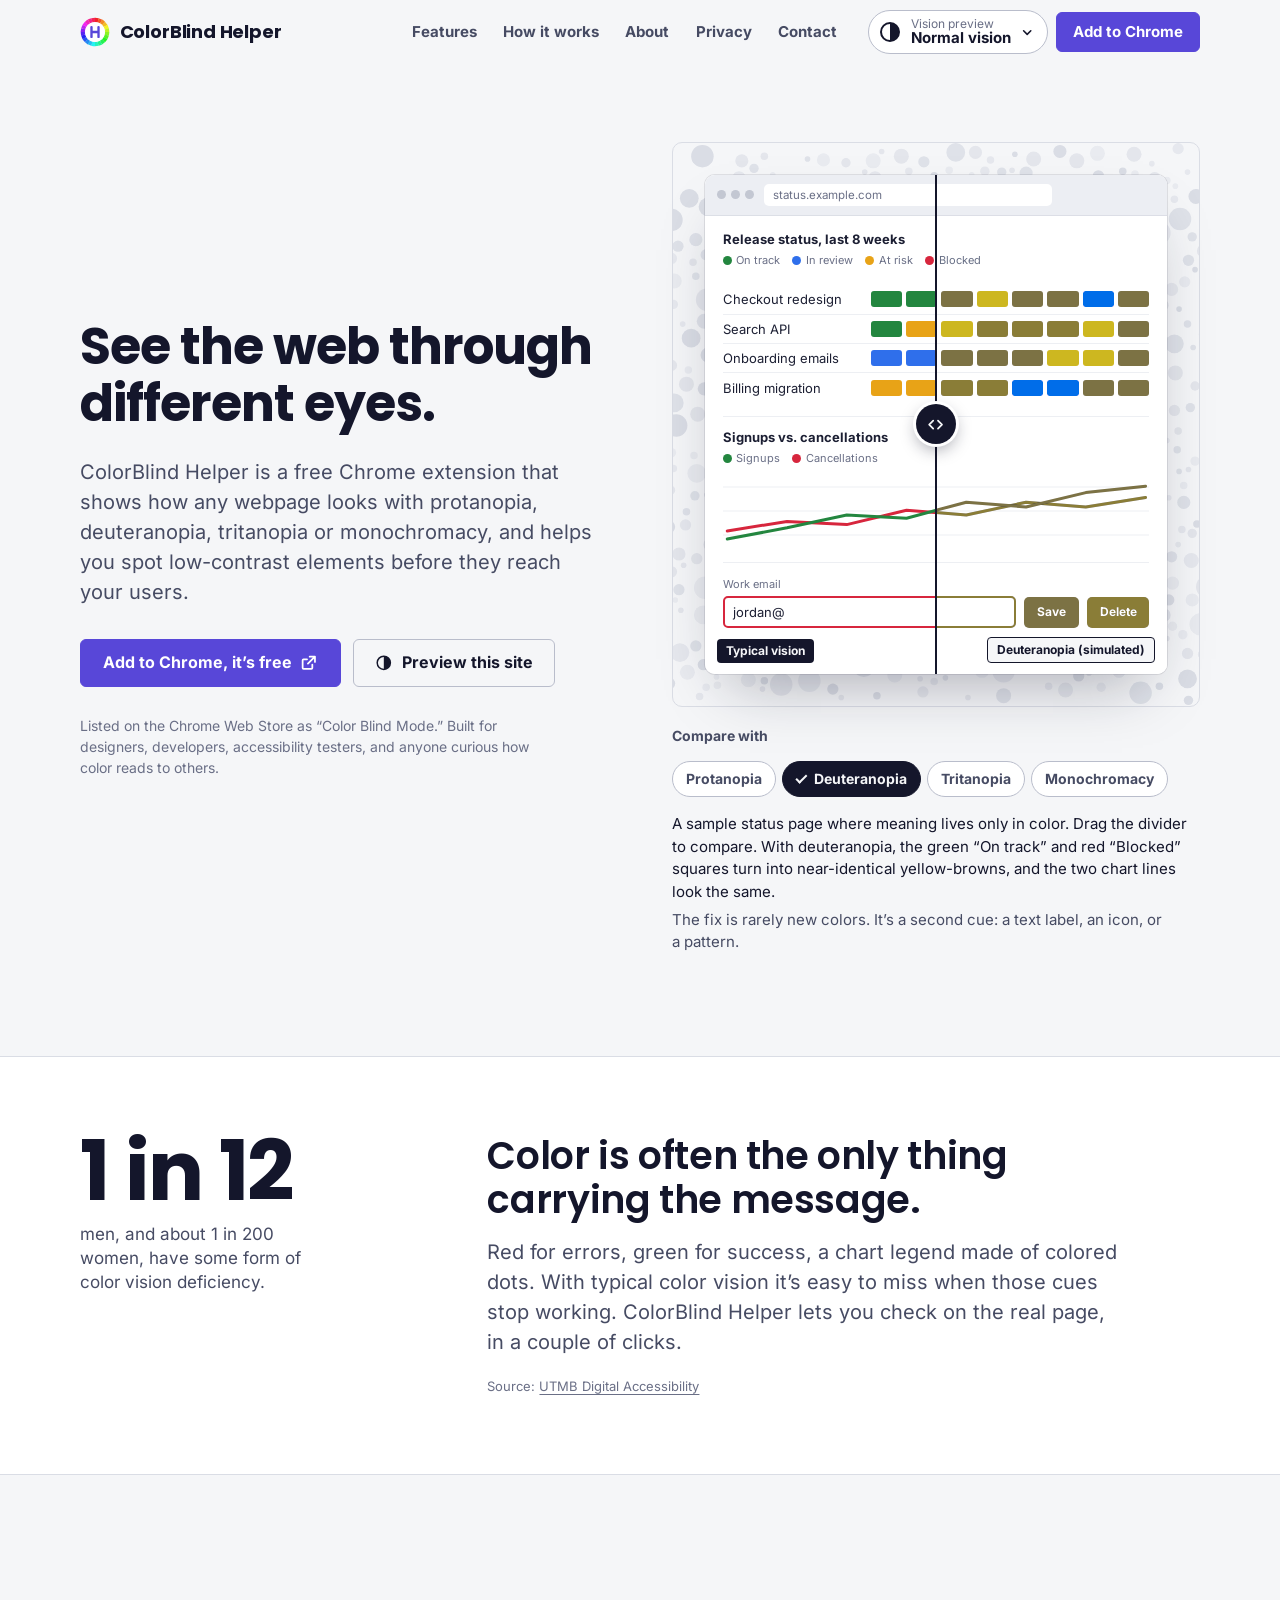
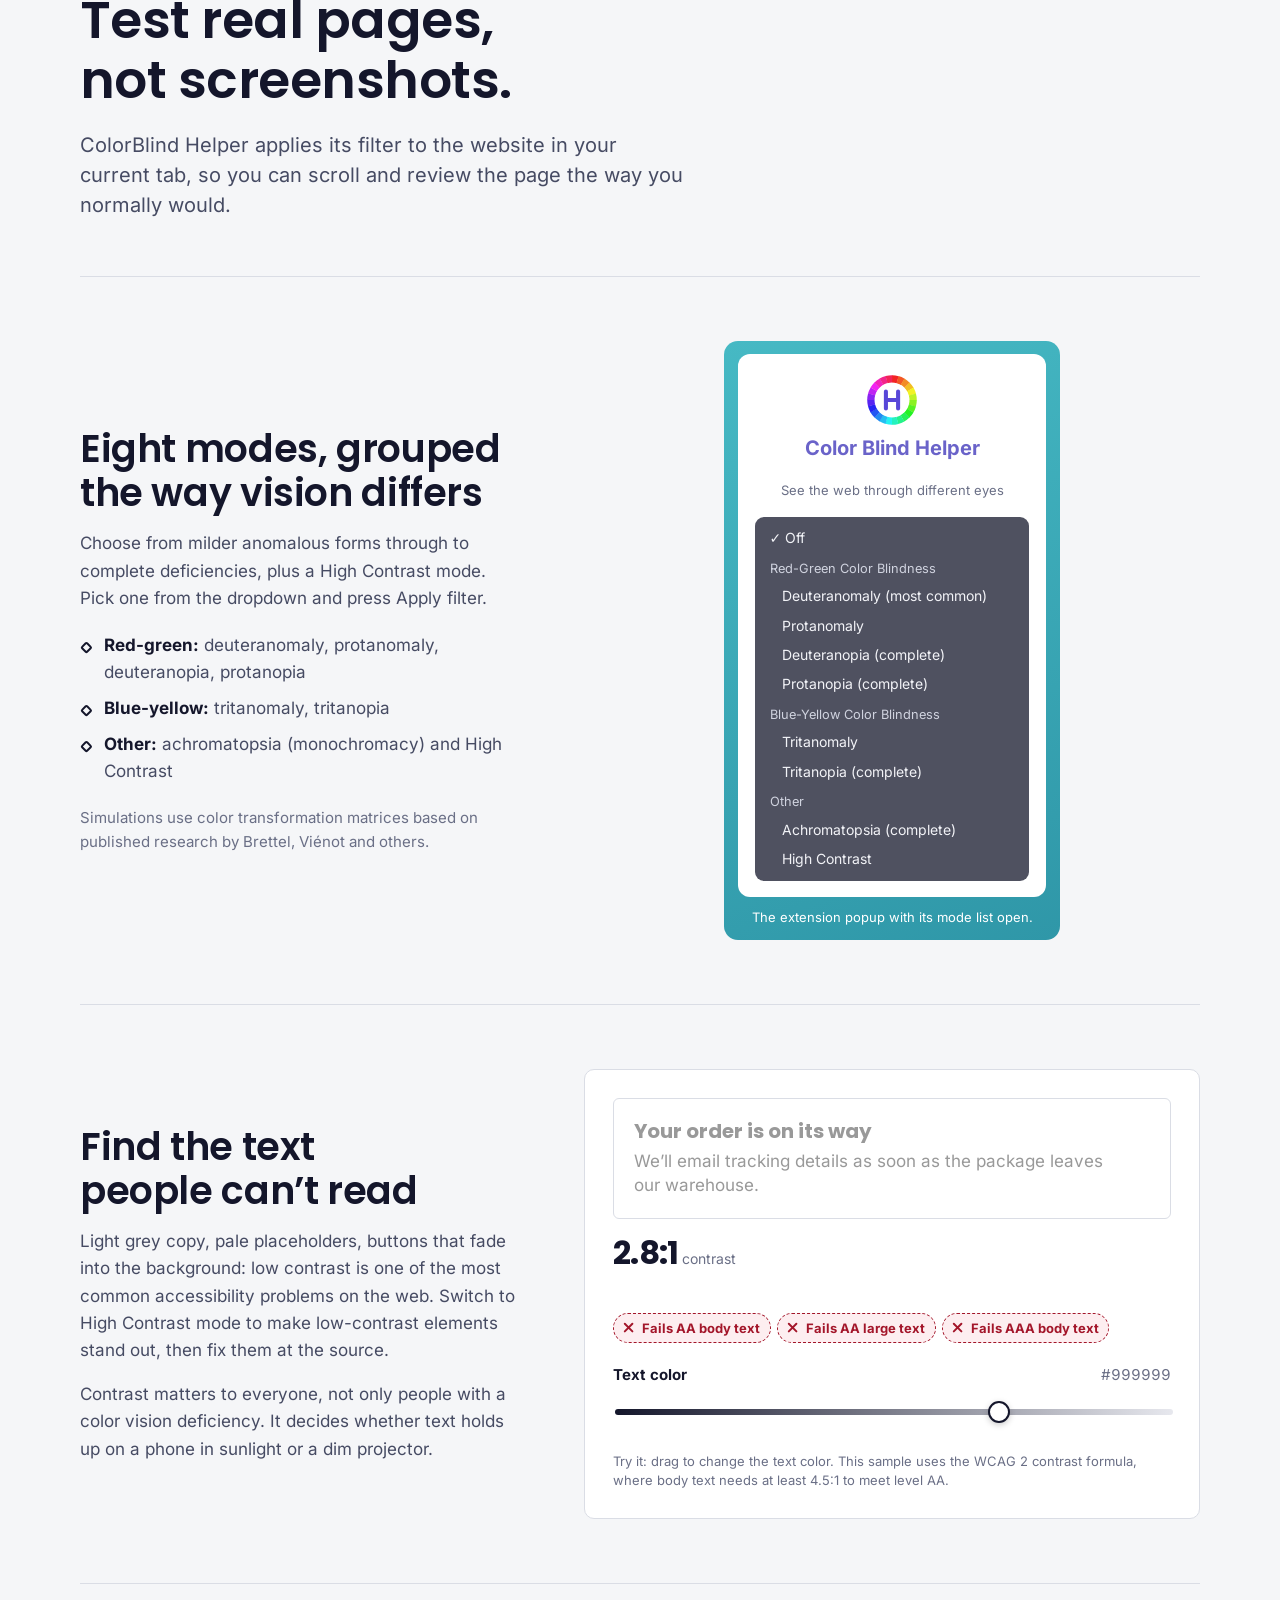
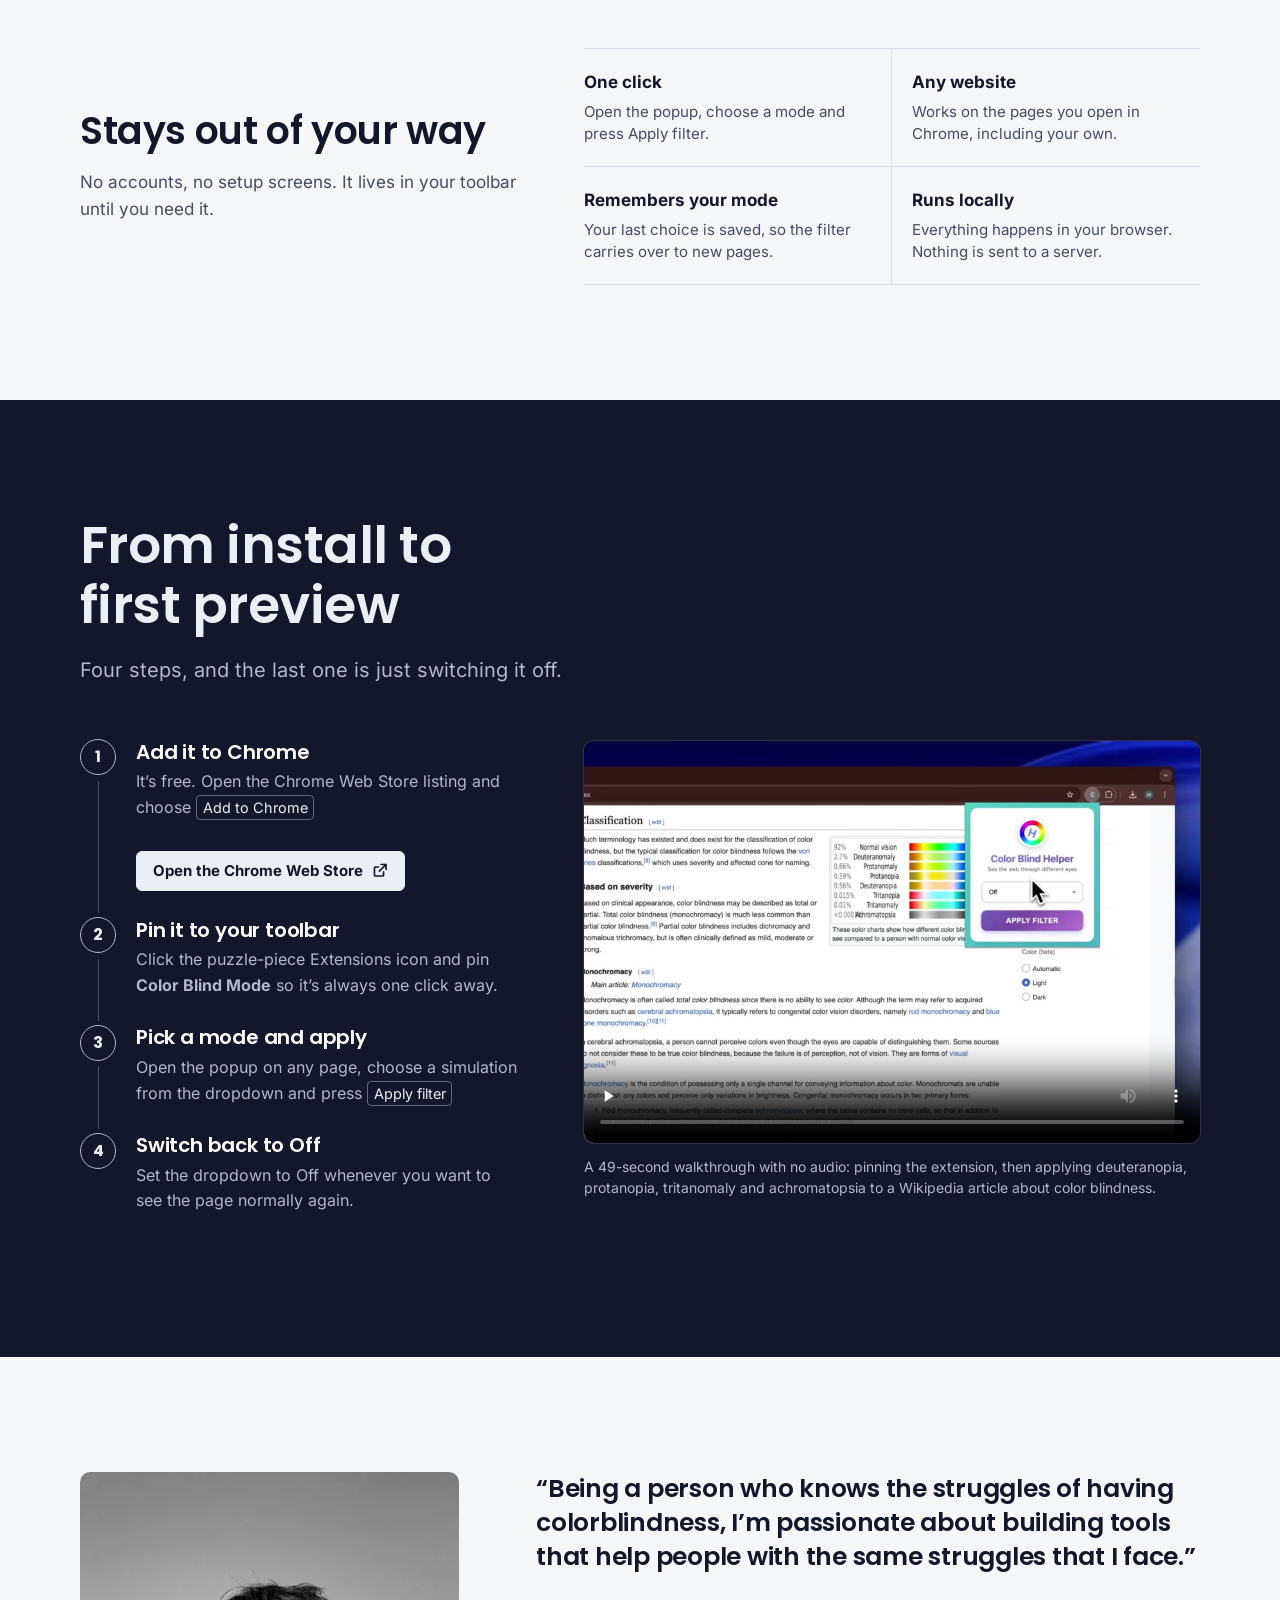
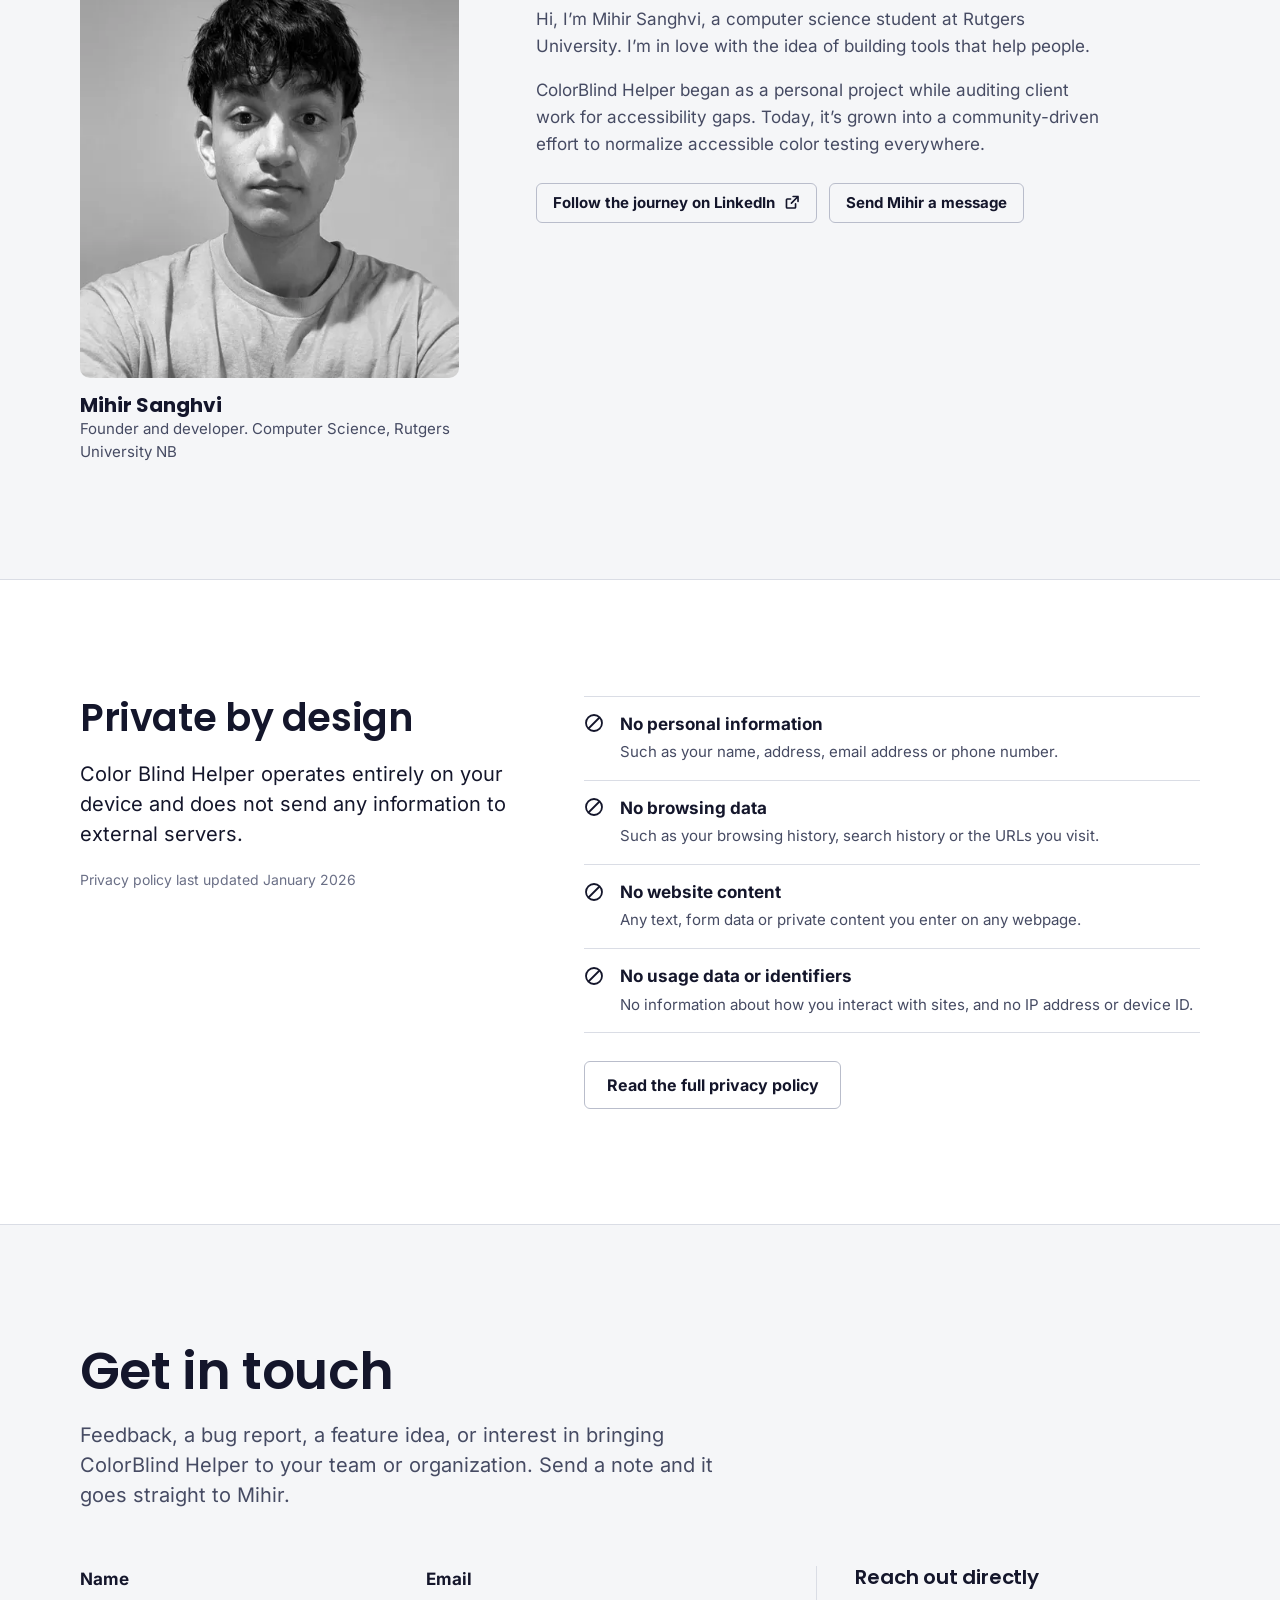
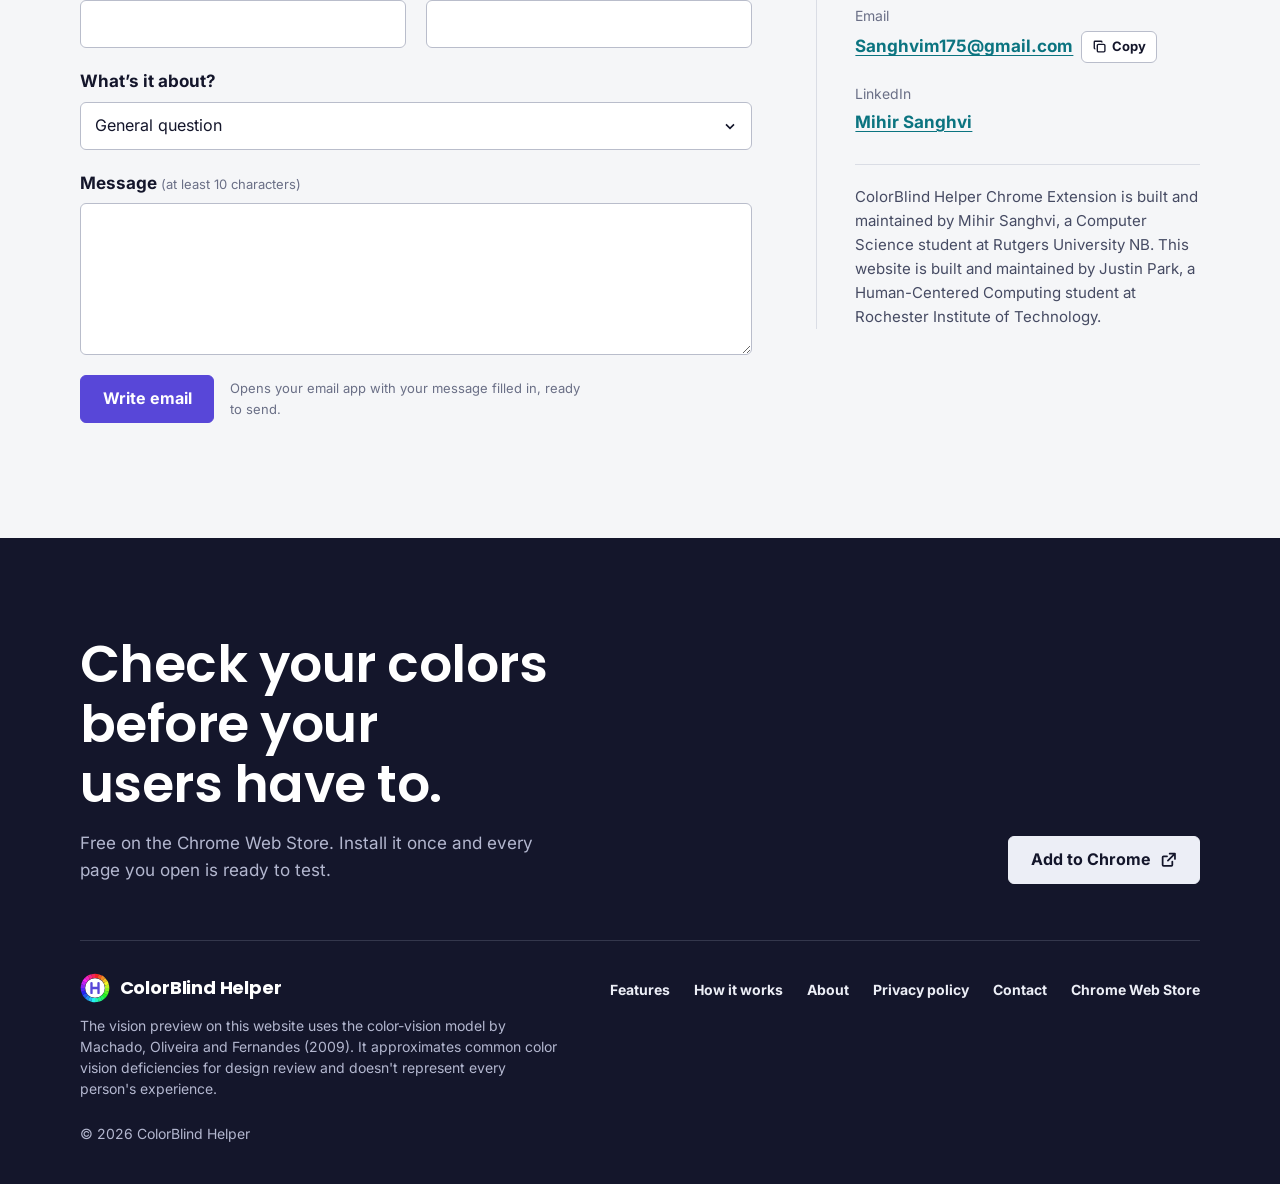
<file: index.html>
<!DOCTYPE html>
<html lang="en" data-vision="normal">
<head>
  <meta charset="UTF-8">
  <meta name="viewport" content="width=device-width, initial-scale=1">
  <title>ColorBlind Helper: see the web through different eyes</title>
  <meta name="description" content="A free Chrome extension that simulates protanopia, deuteranopia, tritanopia and monochromacy on any webpage, and helps you find low-contrast elements.">
  <meta name="theme-color" content="#f5f6f8">
  <link rel="canonical" href="https://colorblindhelperr-bit.github.io/colorblind-helper/">
  <meta property="og:type" content="website">
  <meta property="og:title" content="ColorBlind Helper: see the web through different eyes">
  <meta property="og:description" content="A free Chrome extension that simulates protanopia, deuteranopia, tritanopia and monochromacy on any webpage, and helps you find low-contrast elements.">
  <meta property="og:url" content="https://colorblindhelperr-bit.github.io/colorblind-helper/">
  <meta property="og:image" content="https://colorblindhelperr-bit.github.io/colorblind-helper/assets/media/og-image.png">
  <meta name="twitter:card" content="summary_large_image">
  <link rel="icon" href="favicon.svg" type="image/svg+xml">
  <link rel="apple-touch-icon" href="assets/media/apple-touch-icon.png">
  <script>
    /* Apply the saved vision preview before first paint to avoid a flash. */
    (function () {
      try {
        var ok = /^(normal|protanopia|deuteranopia|tritanopia|monochromacy)$/;
        var q = new URLSearchParams(location.search).get("vision");
        var v = q && ok.test(q) ? q : localStorage.getItem("cbh-vision");
        if (v && ok.test(v)) document.documentElement.setAttribute("data-vision", v);
      } catch (e) {}
    })();
  </script>
  <link rel="preload" href="assets/fonts/inter-var.woff2" as="font" type="font/woff2" crossorigin>
  <link rel="preload" href="assets/fonts/poppins-700.woff2" as="font" type="font/woff2" crossorigin>
  <link rel="stylesheet" href="assets/css/site.css">
  
  <script src="assets/js/vision.js" defer></script>
  <script src="assets/js/site.js" defer></script>
</head>
<body id="top">
  <svg class="svg-defs" aria-hidden="true" focusable="false"><defs><filter id="cbh-protanopia" color-interpolation-filters="linearRGB"><feColorMatrix type="matrix" values="0.152286 1.05258 -0.204868 0 0  0.114503 0.786281 0.099216 0 0  -0.003882 -0.048116 1.052 0 0  0 0 0 1 0"/></filter><filter id="cbh-deuteranopia" color-interpolation-filters="linearRGB"><feColorMatrix type="matrix" values="0.367322 0.860646 -0.227968 0 0  0.280085 0.672501 0.047413 0 0  -0.01182 0.04294 0.968881 0 0  0 0 0 1 0"/></filter><filter id="cbh-tritanopia" color-interpolation-filters="linearRGB"><feColorMatrix type="matrix" values="1.25553 -0.076749 -0.178779 0 0  -0.078411 0.930809 0.147602 0 0  0.004733 0.691367 0.3039 0 0  0 0 0 1 0"/></filter><filter id="cbh-monochromacy" color-interpolation-filters="linearRGB"><feColorMatrix type="matrix" values="0.2126 0.7152 0.0722 0 0  0.2126 0.7152 0.0722 0 0  0.2126 0.7152 0.0722 0 0  0 0 0 1 0"/></filter></defs></svg>
  <a class="skip" href="#main">Skip to content</a>
  <header class="site-header" data-header>
    <div class="wrap header-inner">
      <a class="brand" href="#top"><img src="assets/media/mark.svg" alt="" width="30" height="30"><span class="brand-name">ColorBlind Helper</span></a>
      <nav class="primary-nav" id="primary-nav" aria-label="Main" data-nav>
        <ul><li><a href="#features" data-spy="features">Features</a></li><li><a href="#how" data-spy="how">How it works</a></li><li><a href="#about" data-spy="about">About</a></li><li><a href="#privacy" data-spy="privacy">Privacy</a></li><li><a href="#contact" data-spy="contact">Contact</a></li><li><a class="btn btn--primary nav-cta" href="https://chromewebstore.google.com/detail/color-blind-mode/aihpepghlmlapndfnhlkgkajgfpjcklb" target="_blank" rel="noopener">Add to Chrome<span class="sr-only"> (opens in a new tab)</span></a></li></ul>
      </nav>
      <div class="header-actions">
        <div class="vision" data-vision-root>
        <button type="button" class="vision-toggle" aria-expanded="false" aria-controls="vision-panel" data-vision-toggle>
          <svg class="split-icon" viewBox="0 0 24 24" aria-hidden="true" focusable="false"><circle cx="12" cy="12" r="9" fill="none" stroke="currentColor" stroke-width="2"/><path d="M12 3a9 9 0 0 1 0 18z" fill="currentColor"/></svg>
          <span class="vt-text"><span class="vt-kicker">Vision preview</span><span class="vt-name" data-vision-label>Normal vision</span></span>
          <svg class="chev" viewBox="0 0 20 20" aria-hidden="true" focusable="false"><path d="M5 8l5 5 5-5" fill="none" stroke="currentColor" stroke-width="2.2" stroke-linecap="round" stroke-linejoin="round"/></svg>
          <span class="sr-only">. Change color vision simulation for this site</span>
        </button>
        <div class="vision-scrim" hidden data-vision-scrim></div>
        <div class="vision-panel" id="vision-panel" role="dialog" aria-labelledby="vision-title" hidden data-vision-panel>
          <h2 id="vision-title">Preview this site with a color vision deficiency</h2>
          <p class="vp-note">A simulation to help you understand how color can change. It's an approximation: everyone's color vision is a little different.</p>
          <fieldset class="vision-options">
            <legend class="sr-only">Simulation mode</legend>
            <label class="vision-option"><input type="radio" name="vision" value="normal" checked><span class="vo-body"><span class="vo-radio" aria-hidden="true"></span><span class="vo-name">Normal vision</span><span class="vo-state" aria-hidden="true">On</span><span class="vo-desc">Typical color vision. No simulation applied.</span></span></label><label class="vision-option"><input type="radio" name="vision" value="protanopia"><span class="vo-body"><span class="vo-radio" aria-hidden="true"></span><span class="vo-name">Protanopia</span><span class="vo-state" aria-hidden="true">On</span><span class="vo-desc">No working red-sensitive cones. Reds look darker and drift toward brown.</span></span></label><label class="vision-option"><input type="radio" name="vision" value="deuteranopia"><span class="vo-body"><span class="vo-radio" aria-hidden="true"></span><span class="vo-name">Deuteranopia</span><span class="vo-state" aria-hidden="true">On</span><span class="vo-desc">No working green-sensitive cones. Reds and greens become hard to tell apart.</span></span></label><label class="vision-option"><input type="radio" name="vision" value="tritanopia"><span class="vo-body"><span class="vo-radio" aria-hidden="true"></span><span class="vo-name">Tritanopia</span><span class="vo-state" aria-hidden="true">On</span><span class="vo-desc">No working blue-sensitive cones. Blues and greens, and yellows and pinks, get confused.</span></span></label><label class="vision-option"><input type="radio" name="vision" value="monochromacy"><span class="vo-body"><span class="vo-radio" aria-hidden="true"></span><span class="vo-name">Monochromacy</span><span class="vo-state" aria-hidden="true">On</span><span class="vo-desc">Little or no color perception. Everything appears in shades of grey.</span></span></label>
          </fieldset>
          <div class="vp-foot">
            <p>Your choice stays on as you move between pages.</p>
            <button type="button" class="link-btn" data-vision-reset disabled>Back to normal vision</button>
          </div>
        </div>
      </div>
        <a class="btn btn--primary btn--small header-cta" href="https://chromewebstore.google.com/detail/color-blind-mode/aihpepghlmlapndfnhlkgkajgfpjcklb" target="_blank" rel="noopener">Add to Chrome<span class="sr-only"> (opens in a new tab)</span></a>
        <button type="button" class="menu-toggle" aria-expanded="false" aria-controls="primary-nav" data-menu-toggle><svg class="icon-open" viewBox="0 0 20 20" aria-hidden="true" focusable="false"><path d="M3 6h14M3 10h14M3 14h14" stroke="currentColor" stroke-width="2" stroke-linecap="round"/></svg><svg class="icon-close" viewBox="0 0 20 20" aria-hidden="true" focusable="false"><path d="M5 5l10 10M15 5L5 15" stroke="currentColor" stroke-width="2" stroke-linecap="round"/></svg><span class="sr-only">Menu</span></button>
      </div>
    </div>
  </header>
  <main id="main">
    <section class="hero" aria-labelledby="hero-title">
      <div class="wrap hero-grid">
        <div class="hero-copy">
          <h1 id="hero-title"><span class="line">See the web through</span> <span class="line">different eyes.</span></h1>
          <p class="lede">ColorBlind Helper is a free Chrome extension that shows how any webpage looks with protanopia, deuteranopia, tritanopia or monochromacy, and helps you spot low-contrast elements before they reach your users.</p>
          <div class="hero-actions">
            <a class="btn btn--primary" href="https://chromewebstore.google.com/detail/color-blind-mode/aihpepghlmlapndfnhlkgkajgfpjcklb" target="_blank" rel="noopener">Add to Chrome, it’s free <svg viewBox="0 0 20 20" aria-hidden="true" focusable="false"><path d="M11 3h6v6M17 3l-8 8M14 12v4a1 1 0 0 1-1 1H4a1 1 0 0 1-1-1V7a1 1 0 0 1 1-1h4" fill="none" stroke="currentColor" stroke-width="2" stroke-linecap="round" stroke-linejoin="round"/></svg><span class="sr-only"> (opens in a new tab)</span></a>
            <button type="button" class="btn btn--ghost" data-vision-open><svg class="split-icon" viewBox="0 0 24 24" aria-hidden="true" focusable="false"><circle cx="12" cy="12" r="9" fill="none" stroke="currentColor" stroke-width="2"/><path d="M12 3a9 9 0 0 1 0 18z" fill="currentColor"/></svg>Preview this site</button>
          </div>
          <p class="hero-meta">Listed on the Chrome Web Store as “Color Blind Mode.” Built for designers, developers, accessibility testers, and anyone curious how color reads to others.</p>
        </div>

        <figure class="lens-figure" aria-labelledby="lens-caption-what">
          <div class="lens-stage">
            <div class="lens" data-lens>
              <span class="lens-tag lens-tag--a" aria-hidden="true">Typical vision</span>
              <span class="lens-tag lens-tag--b" aria-hidden="true" data-lens-tag>Deuteranopia (simulated)</span>
              <div class="lens-layer" aria-hidden="true" data-lens-base>
            <div class="mock">
              <div class="mock-bar"><span class="mock-dots"><i></i><i></i><i></i></span><span class="mock-url">status.example.com</span></div>
              <div class="mock-body">
                <div class="mock-head"><h3>Release status, last 8 weeks</h3>
                  <div class="mock-legend"><span><i class="dot dot--green"></i>On track</span><span><i class="dot dot--blue"></i>In review</span><span><i class="dot dot--amber"></i>At risk</span><span><i class="dot dot--red"></i>Blocked</span></div></div>
                <ul class="mock-rows"><li><span class="mr-name">Checkout redesign</span><span class="mr-cells"><i class="cell cell--green"></i><i class="cell cell--green"></i><i class="cell cell--green"></i><i class="cell cell--amber"></i><i class="cell cell--green"></i><i class="cell cell--green"></i><i class="cell cell--blue"></i><i class="cell cell--green"></i></span></li><li><span class="mr-name">Search API</span><span class="mr-cells"><i class="cell cell--green"></i><i class="cell cell--amber"></i><i class="cell cell--amber"></i><i class="cell cell--red"></i><i class="cell cell--red"></i><i class="cell cell--red"></i><i class="cell cell--amber"></i><i class="cell cell--green"></i></span></li><li><span class="mr-name">Onboarding emails</span><span class="mr-cells"><i class="cell cell--blue"></i><i class="cell cell--blue"></i><i class="cell cell--green"></i><i class="cell cell--green"></i><i class="cell cell--green"></i><i class="cell cell--amber"></i><i class="cell cell--amber"></i><i class="cell cell--green"></i></span></li><li><span class="mr-name">Billing migration</span><span class="mr-cells"><i class="cell cell--amber"></i><i class="cell cell--amber"></i><i class="cell cell--red"></i><i class="cell cell--red"></i><i class="cell cell--blue"></i><i class="cell cell--blue"></i><i class="cell cell--green"></i><i class="cell cell--green"></i></span></li></ul>
                <div class="mock-chart">
                  <div class="mock-head"><h3>Signups vs. cancellations</h3>
                  <div class="mock-legend"><span><i class="dot dot--green"></i>Signups</span><span><i class="dot dot--red"></i>Cancellations</span></div></div>
                  <svg viewBox="0 0 400 90" preserveAspectRatio="none">
                    <g stroke="#edeff3" stroke-width="1"><path d="M0 15H400M0 45H400M0 75H400"/></g>
                    <polyline fill="none" stroke="#d7263d" stroke-width="3" stroke-linejoin="round" stroke-linecap="round" vector-effect="non-scaling-stroke" points="4,70 60,58 116,62 172,44 228,50 284,34 340,40 396,28"/>
                    <polyline fill="none" stroke="#23863f" stroke-width="3" stroke-linejoin="round" stroke-linecap="round" vector-effect="non-scaling-stroke" points="4,80 60,66 116,50 172,54 228,34 284,40 340,22 396,14"/>
                  </svg>
                </div>
                <div class="mock-form">
                  <div class="mock-field"><span class="mf-label">Work email</span><div>jordan@</div></div>
                  <span class="mock-btn mock-btn--go">Save</span>
                  <span class="mock-btn mock-btn--stop">Delete</span>
                </div>
              </div>
            </div>
              </div>
              <div class="lens-handle" aria-hidden="true"><span class="lens-knob"><svg viewBox="0 0 24 24" aria-hidden="true" focusable="false"><path d="M9 7l-5 5 5 5M15 7l5 5-5 5" fill="none" stroke="currentColor" stroke-width="2.2" stroke-linecap="round" stroke-linejoin="round"/></svg></span></div>
              <input class="lens-range" type="range" min="0" max="100" value="50" step="1" aria-label="Comparison divider. Left shows typical vision, right shows the simulation." data-lens-range>
            </div>
          </div>
          <div class="lens-controls">
            <fieldset>
              <legend>Compare with</legend>
              <label class="chip"><input type="radio" name="lens-mode" value="protanopia"><span>Protanopia</span></label>
              <label class="chip"><input type="radio" name="lens-mode" value="deuteranopia" checked><span>Deuteranopia</span></label>
              <label class="chip"><input type="radio" name="lens-mode" value="tritanopia"><span>Tritanopia</span></label>
              <label class="chip"><input type="radio" name="lens-mode" value="monochromacy"><span>Monochromacy</span></label>
            </fieldset>
          </div>
          <figcaption class="lens-caption" aria-live="polite">
            <p class="lc-what" id="lens-caption-what" data-lens-what>A sample status page where meaning lives only in color. Drag the divider to compare. With deuteranopia, the green “On track” and red “Blocked” squares turn into near-identical yellow-browns, and the two chart lines look the same.</p>
            <p>The fix is rarely new colors. It’s a second cue: a text label, an icon, or a pattern.</p>
          </figcaption>
        </figure>
      </div>
    </section>

    <section class="problem section--tight" aria-labelledby="problem-title">
      <div class="wrap problem-grid">
        <p class="problem-figure">1 in 12<small>men, and about 1 in 200 women, have some form of color vision deficiency.</small></p>
        <div class="problem-body">
          <h2 id="problem-title">Color is often the only thing carrying the message.</h2>
          <p>Red for errors, green for success, a chart legend made of colored dots. With typical color vision it’s easy to miss when those cues stop working. ColorBlind Helper lets you check on the real page, in a couple of clicks.</p>
          <p class="src">Source: <a href="https://www.utmb.edu/accessibility/digital/100-days-of-a11y/100-days-article/days-of-a11y/2024/04/03/3.-color-blindness" target="_blank" rel="noopener">UTMB Digital Accessibility<span class="sr-only"> (opens in a new tab)</span></a></p>
        </div>
      </div>
    </section>

    <section class="section" id="features" aria-labelledby="features-title">
      <div class="wrap">
        <div class="section-head">
          <h2 id="features-title">Test real pages, not screenshots.</h2>
          <p>ColorBlind Helper applies its filter to the website in your current tab, so you can scroll and review the page the way you normally would.</p>
        </div>

        <article class="feature" aria-labelledby="f1-title">
          <div class="feature-copy">
            <h3 id="f1-title">Eight modes, grouped the way vision differs</h3>
            <p>Choose from milder anomalous forms through to complete deficiencies, plus a High Contrast mode. Pick one from the dropdown and press Apply filter.</p>
            <ul>
              <li><strong>Red-green:</strong> deuteranomaly, protanomaly, deuteranopia, protanopia</li>
              <li><strong>Blue-yellow:</strong> tritanomaly, tritanopia</li>
              <li><strong>Other:</strong> achromatopsia (monochromacy) and High Contrast</li>
            </ul>
            <p class="fine">Simulations use color transformation matrices based on published research by Brettel, Viénot and others.</p>
          </div>
          <figure class="popup-replica">
            <div class="popup-card">
              <img src="assets/media/mark.svg" alt="" width="52" height="52">
              <p class="popup-title">Color Blind Helper</p>
              <p class="popup-sub">See the web through different eyes</p>
              <ul class="popup-list" aria-label="Modes available in the extension">
                <li class="opt opt--on">Off</li>
                <li class="grp" aria-hidden="true">Red-Green Color Blindness</li>
                <li class="opt">Deuteranomaly (most common)</li>
                <li class="opt">Protanomaly</li>
                <li class="opt">Deuteranopia (complete)</li>
                <li class="opt">Protanopia (complete)</li>
                <li class="grp" aria-hidden="true">Blue-Yellow Color Blindness</li>
                <li class="opt">Tritanomaly</li>
                <li class="opt">Tritanopia (complete)</li>
                <li class="grp" aria-hidden="true">Other</li>
                <li class="opt">Achromatopsia (complete)</li>
                <li class="opt">High Contrast</li>
              </ul>
            </div>
            <figcaption>The extension popup with its mode list open.</figcaption>
          </figure>
        </article>

        <article class="feature" aria-labelledby="f2-title">
          <div class="feature-copy">
            <h3 id="f2-title">Find the text people can’t read</h3>
            <p>Light grey copy, pale placeholders, buttons that fade into the background: low contrast is one of the most common accessibility problems on the web. Switch to High Contrast mode to make low-contrast elements stand out, then fix them at the source.</p>
            <p>Contrast matters to everyone, not only people with a color vision deficiency. It decides whether text holds up on a phone in sunlight or a dim projector.</p>
          </div>
          <div class="contrast-lab" data-contrast>
            <div class="cl-sample" data-cl-sample>
              <p class="cl-head">Your order is on its way</p>
              <p>We’ll email tracking details as soon as the package leaves our warehouse.</p>
            </div>
            <div class="cl-readout">
              <p class="cl-ratio" aria-live="polite"><span data-cl-ratio>2.8</span>:1<small>contrast</small></p>
              <ul class="cl-verdicts" data-cl-verdicts></ul>
            </div>
            <div class="cl-control">
              <label for="cl-range">Text color <output for="cl-range" data-cl-hex>#999999</output></label>
              <input class="range" id="cl-range" type="range" min="0" max="220" value="153" step="1" data-cl-range>
            </div>
            <p class="cl-note">Try it: drag to change the text color. This sample uses the WCAG 2 contrast formula, where body text needs at least 4.5:1 to meet level AA.</p>
          </div>
        </article>

        <article class="feature" aria-labelledby="f3-title">
          <div class="feature-copy">
            <h3 id="f3-title">Stays out of your way</h3>
            <p>No accounts, no setup screens. It lives in your toolbar until you need it.</p>
          </div>
          <dl class="facts">
            <div><dt>One click</dt><dd>Open the popup, choose a mode and press Apply filter.</dd></div>
            <div><dt>Any website</dt><dd>Works on the pages you open in Chrome, including your own.</dd></div>
            <div><dt>Remembers your mode</dt><dd>Your last choice is saved, so the filter carries over to new pages.</dd></div>
            <div><dt>Runs locally</dt><dd>Everything happens in your browser. Nothing is sent to a server.</dd></div>
          </dl>
        </article>
      </div>
    </section>

    <section class="section night" id="how" aria-labelledby="how-title">
      <div class="wrap">
        <div class="section-head">
          <h2 id="how-title">From install to first preview</h2>
          <p>Four steps, and the last one is just switching it off.</p>
        </div>
        <div class="how-grid">
          <ol class="steps">
            <li>
              <h3>Add it to Chrome</h3>
              <p>It’s free. Open the Chrome Web Store listing and choose <span class="kbd-ui">Add to Chrome</span></p>
              <a class="btn btn--on-night btn--small" href="https://chromewebstore.google.com/detail/color-blind-mode/aihpepghlmlapndfnhlkgkajgfpjcklb" target="_blank" rel="noopener">Open the Chrome Web Store <svg viewBox="0 0 20 20" aria-hidden="true" focusable="false"><path d="M11 3h6v6M17 3l-8 8M14 12v4a1 1 0 0 1-1 1H4a1 1 0 0 1-1-1V7a1 1 0 0 1 1-1h4" fill="none" stroke="currentColor" stroke-width="2" stroke-linecap="round" stroke-linejoin="round"/></svg><span class="sr-only"> (opens in a new tab)</span></a>
            </li>
            <li>
              <h3>Pin it to your toolbar</h3>
              <p>Click the puzzle-piece Extensions icon and pin <strong>Color Blind Mode</strong> so it’s always one click away.</p>
            </li>
            <li>
              <h3>Pick a mode and apply</h3>
              <p>Open the popup on any page, choose a simulation from the dropdown and press <span class="kbd-ui">Apply filter</span></p>
            </li>
            <li>
              <h3>Switch back to Off</h3>
              <p>Set the dropdown to Off whenever you want to see the page normally again.</p>
            </li>
          </ol>
          <figure class="video-frame">
            <div class="vf-box">
              <video controls preload="none" playsinline poster="assets/media/demo-poster.jpg" width="960" height="628" aria-describedby="video-desc">
                <source src="assets/media/demo.mp4" type="video/mp4">
                Your browser can’t play this video. <a href="assets/media/demo.mp4">Download the walkthrough (MP4)</a>.
              </video>
            </div>
            <figcaption id="video-desc">A 49-second walkthrough with no audio: pinning the extension, then applying deuteranopia, protanopia, tritanomaly and achromatopsia to a Wikipedia article about color blindness.</figcaption>
          </figure>
        </div>
      </div>
    </section>

    <section class="section" id="about" aria-labelledby="about-title">
      <div class="wrap about-grid">
        <figure class="portrait">
          <picture>
            <source srcset="assets/media/mihir-480.webp" type="image/webp">
            <img src="assets/media/mihir-480.jpg" alt="Portrait of Mihir Sanghvi" width="480" height="640" loading="lazy" decoding="async">
          </picture>
          <figcaption><strong>Mihir Sanghvi</strong><span>Founder and developer. Computer Science, Rutgers University NB</span></figcaption>
        </figure>
        <div>
          <h2 id="about-title" class="sr-only">About the founder</h2>
          <blockquote class="about-quote">
            <p>“Being a person who knows the struggles of having colorblindness, I’m passionate about building tools that help people with the same struggles that I face.”</p>
          </blockquote>
          <div class="about-body">
            <p>Hi, I’m Mihir Sanghvi, a computer science student at Rutgers University. I’m in love with the idea of building tools that help people.</p>
            <p>ColorBlind Helper began as a personal project while auditing client work for accessibility gaps. Today, it’s grown into a community-driven effort to normalize accessible color testing everywhere.</p>
            <div class="sig">
              <a class="btn btn--ghost btn--small" href="https://www.linkedin.com/in/mihir-sanghvi-09111235b/" target="_blank" rel="noopener">Follow the journey on LinkedIn <svg viewBox="0 0 20 20" aria-hidden="true" focusable="false"><path d="M11 3h6v6M17 3l-8 8M14 12v4a1 1 0 0 1-1 1H4a1 1 0 0 1-1-1V7a1 1 0 0 1 1-1h4" fill="none" stroke="currentColor" stroke-width="2" stroke-linecap="round" stroke-linejoin="round"/></svg><span class="sr-only"> (opens in a new tab)</span></a>
              <a class="btn btn--ghost btn--small" href="#contact">Send Mihir a message</a>
            </div>
          </div>
        </div>
      </div>
    </section>

    <section class="section privacy-band" id="privacy" aria-labelledby="privacy-title">
      <div class="wrap privacy-grid">
        <div>
          <h2 id="privacy-title">Private by design</h2>
          <p class="lead">Color Blind Helper operates entirely on your device and does not send any information to external servers.</p>
          <p class="updated">Privacy policy last updated January 2026</p>
        </div>
        <div>
          <ul class="no-list" aria-label="Information the extension does not collect">
            <li><svg viewBox="0 0 20 20" aria-hidden="true" focusable="false"><circle cx="10" cy="10" r="8" fill="none" stroke="currentColor" stroke-width="1.8"/><path d="M4.5 15.5l11-11" stroke="currentColor" stroke-width="1.8"/></svg><div><strong>No personal information</strong><span>Such as your name, address, email address or phone number.</span></div></li>
            <li><svg viewBox="0 0 20 20" aria-hidden="true" focusable="false"><circle cx="10" cy="10" r="8" fill="none" stroke="currentColor" stroke-width="1.8"/><path d="M4.5 15.5l11-11" stroke="currentColor" stroke-width="1.8"/></svg><div><strong>No browsing data</strong><span>Such as your browsing history, search history or the URLs you visit.</span></div></li>
            <li><svg viewBox="0 0 20 20" aria-hidden="true" focusable="false"><circle cx="10" cy="10" r="8" fill="none" stroke="currentColor" stroke-width="1.8"/><path d="M4.5 15.5l11-11" stroke="currentColor" stroke-width="1.8"/></svg><div><strong>No website content</strong><span>Any text, form data or private content you enter on any webpage.</span></div></li>
            <li><svg viewBox="0 0 20 20" aria-hidden="true" focusable="false"><circle cx="10" cy="10" r="8" fill="none" stroke="currentColor" stroke-width="1.8"/><path d="M4.5 15.5l11-11" stroke="currentColor" stroke-width="1.8"/></svg><div><strong>No usage data or identifiers</strong><span>No information about how you interact with sites, and no IP address or device ID.</span></div></li>
          </ul>
          <a class="btn btn--ghost" href="privacy.html">Read the full privacy policy</a>
        </div>
      </div>
    </section>

    <section class="section" id="contact" aria-labelledby="contact-title">
      <div class="wrap">
        <div class="section-head">
          <h2 id="contact-title">Get in touch</h2>
          <p>Feedback, a bug report, a feature idea, or interest in bringing ColorBlind Helper to your team or organization. Send a note and it goes straight to Mihir.</p>
        </div>
        <div class="contact-grid">
          <form class="form" novalidate data-contact-form aria-describedby="form-note">
            <div class="form-status" role="alert" tabindex="-1" hidden data-form-status></div>
            <div class="form-row">
              <div class="field">
                <label for="cf-name">Name</label>
                <input id="cf-name" name="name" type="text" autocomplete="name" required aria-describedby="cf-name-err">
                <p class="field-error" id="cf-name-err"><svg viewBox="0 0 20 20" aria-hidden="true" focusable="false"><path d="M10 2.5l8 14.5H2z" fill="none" stroke="currentColor" stroke-width="1.8" stroke-linejoin="round"/><path d="M10 8v4" stroke="currentColor" stroke-width="2" stroke-linecap="round"/><circle cx="10" cy="14.6" r="1.1" fill="currentColor"/></svg><span></span></p>
              </div>
              <div class="field">
                <label for="cf-email">Email</label>
                <input id="cf-email" name="email" type="email" autocomplete="email" required aria-describedby="cf-email-err">
                <p class="field-error" id="cf-email-err"><svg viewBox="0 0 20 20" aria-hidden="true" focusable="false"><path d="M10 2.5l8 14.5H2z" fill="none" stroke="currentColor" stroke-width="1.8" stroke-linejoin="round"/><path d="M10 8v4" stroke="currentColor" stroke-width="2" stroke-linecap="round"/><circle cx="10" cy="14.6" r="1.1" fill="currentColor"/></svg><span></span></p>
              </div>
            </div>
            <div class="field">
              <label for="cf-topic">What’s it about?</label>
              <select id="cf-topic" name="topic">
                <option>General question</option>
                <option>Feedback or a feature idea</option>
                <option>Bug report</option>
                <option>Collaboration</option>
                <option>Using it in my organization</option>
              </select>
            </div>
            <div class="field">
              <label for="cf-message">Message <span class="hint">(at least 10 characters)</span></label>
              <textarea id="cf-message" name="message" required aria-describedby="cf-message-err"></textarea>
              <p class="field-error" id="cf-message-err"><svg viewBox="0 0 20 20" aria-hidden="true" focusable="false"><path d="M10 2.5l8 14.5H2z" fill="none" stroke="currentColor" stroke-width="1.8" stroke-linejoin="round"/><path d="M10 8v4" stroke="currentColor" stroke-width="2" stroke-linecap="round"/><circle cx="10" cy="14.6" r="1.1" fill="currentColor"/></svg><span></span></p>
            </div>
            <div class="form-foot">
              <button type="submit" class="btn btn--primary" data-submit><span data-submit-label>Write email</span></button>
              <p id="form-note">Opens your email app with your message filled in, ready to send.</p>
            </div>
          </form>

          <aside class="contact-aside" aria-labelledby="direct-title">
            <h3 id="direct-title">Reach out directly</h3>
            <dl>
              <div>
                <dt>Email</dt>
                <dd><a href="mailto:Sanghvim175@gmail.com">Sanghvim175@gmail.com</a>
                  <button type="button" class="copy-btn" data-copy="Sanghvim175@gmail.com"><svg viewBox="0 0 20 20" aria-hidden="true" focusable="false"><rect x="7" y="7" width="10" height="10" rx="1.5" fill="none" stroke="currentColor" stroke-width="1.8"/><path d="M13 4.5V4a1 1 0 0 0-1-1H4a1 1 0 0 0-1 1v8a1 1 0 0 0 1 1h.5" fill="none" stroke="currentColor" stroke-width="1.8"/></svg><span data-copy-label>Copy</span></button></dd>
              </div>
              <div>
                <dt>LinkedIn</dt>
                <dd><a href="https://www.linkedin.com/in/mihir-sanghvi-09111235b/" target="_blank" rel="noopener">Mihir Sanghvi<span class="sr-only"> (opens in a new tab)</span></a></dd>
              </div>
            </dl>
            <p class="who">ColorBlind Helper Chrome Extension is built and maintained by Mihir Sanghvi, a Computer Science student at Rutgers University NB. This website is built and maintained by Justin Park, a Human-Centered Computing student at Rochester Institute of Technology.</p>
          </aside>
        </div>
      </div>
    </section>
  </main>
  <footer class="site-footer">
    <div class="wrap">
      <div class="footer-cta">
        <div>
          <h2>Check your colors before your users have to.</h2>
          <p>Free on the Chrome Web Store. Install it once and every page you open is ready to test.</p>
        </div>
        <a class="btn btn--on-night" href="https://chromewebstore.google.com/detail/color-blind-mode/aihpepghlmlapndfnhlkgkajgfpjcklb" target="_blank" rel="noopener">Add to Chrome <svg viewBox="0 0 20 20" aria-hidden="true" focusable="false"><path d="M11 3h6v6M17 3l-8 8M14 12v4a1 1 0 0 1-1 1H4a1 1 0 0 1-1-1V7a1 1 0 0 1 1-1h4" fill="none" stroke="currentColor" stroke-width="2" stroke-linecap="round" stroke-linejoin="round"/></svg><span class="sr-only"> (opens in a new tab)</span></a>
      </div>
      <div class="footer-meta">
        <div>
          <a class="brand" href="#top"><img src="assets/media/mark.svg" alt="" width="30" height="30">ColorBlind Helper</a>
          <p>The vision preview on this website uses the color-vision model by Machado, Oliveira and Fernandes (2009). It approximates common color vision deficiencies for design review and doesn't represent every person's experience.</p>
        </div>
        <nav aria-label="Footer">
          <ul class="footer-links">
            <li><a href="#features">Features</a></li>
            <li><a href="#how">How it works</a></li>
            <li><a href="#about">About</a></li>
            <li><a href="privacy.html">Privacy policy</a></li>
            <li><a href="#contact">Contact</a></li>
            <li><a href="https://chromewebstore.google.com/detail/color-blind-mode/aihpepghlmlapndfnhlkgkajgfpjcklb" target="_blank" rel="noopener">Chrome Web Store<span class="sr-only"> (opens in a new tab)</span></a></li>
          </ul>
        </nav>
        <p class="copy">&copy; <span data-year>2026</span> ColorBlind Helper</p>
      </div>
    </div>
  </footer>
  <div class="vision-bar" role="region" aria-label="Vision preview status" hidden data-vision-bar>
    <p class="vb-msg"><svg class="split-icon" viewBox="0 0 24 24" aria-hidden="true" focusable="false"><circle cx="12" cy="12" r="9" fill="none" stroke="currentColor" stroke-width="2"/><path d="M12 3a9 9 0 0 1 0 18z" fill="currentColor"/></svg><span>Previewing <strong data-vision-bar-label>Normal vision</strong> (simulated)</span></p>
    <div class="vb-actions">
      <button type="button" data-vision-change>Change</button>
      <button type="button" class="vb-reset" data-vision-reset>Back to normal</button>
    </div>
  </div>
  <p class="sr-only" aria-live="polite" data-vision-live></p>
</body>
</html>
</file>
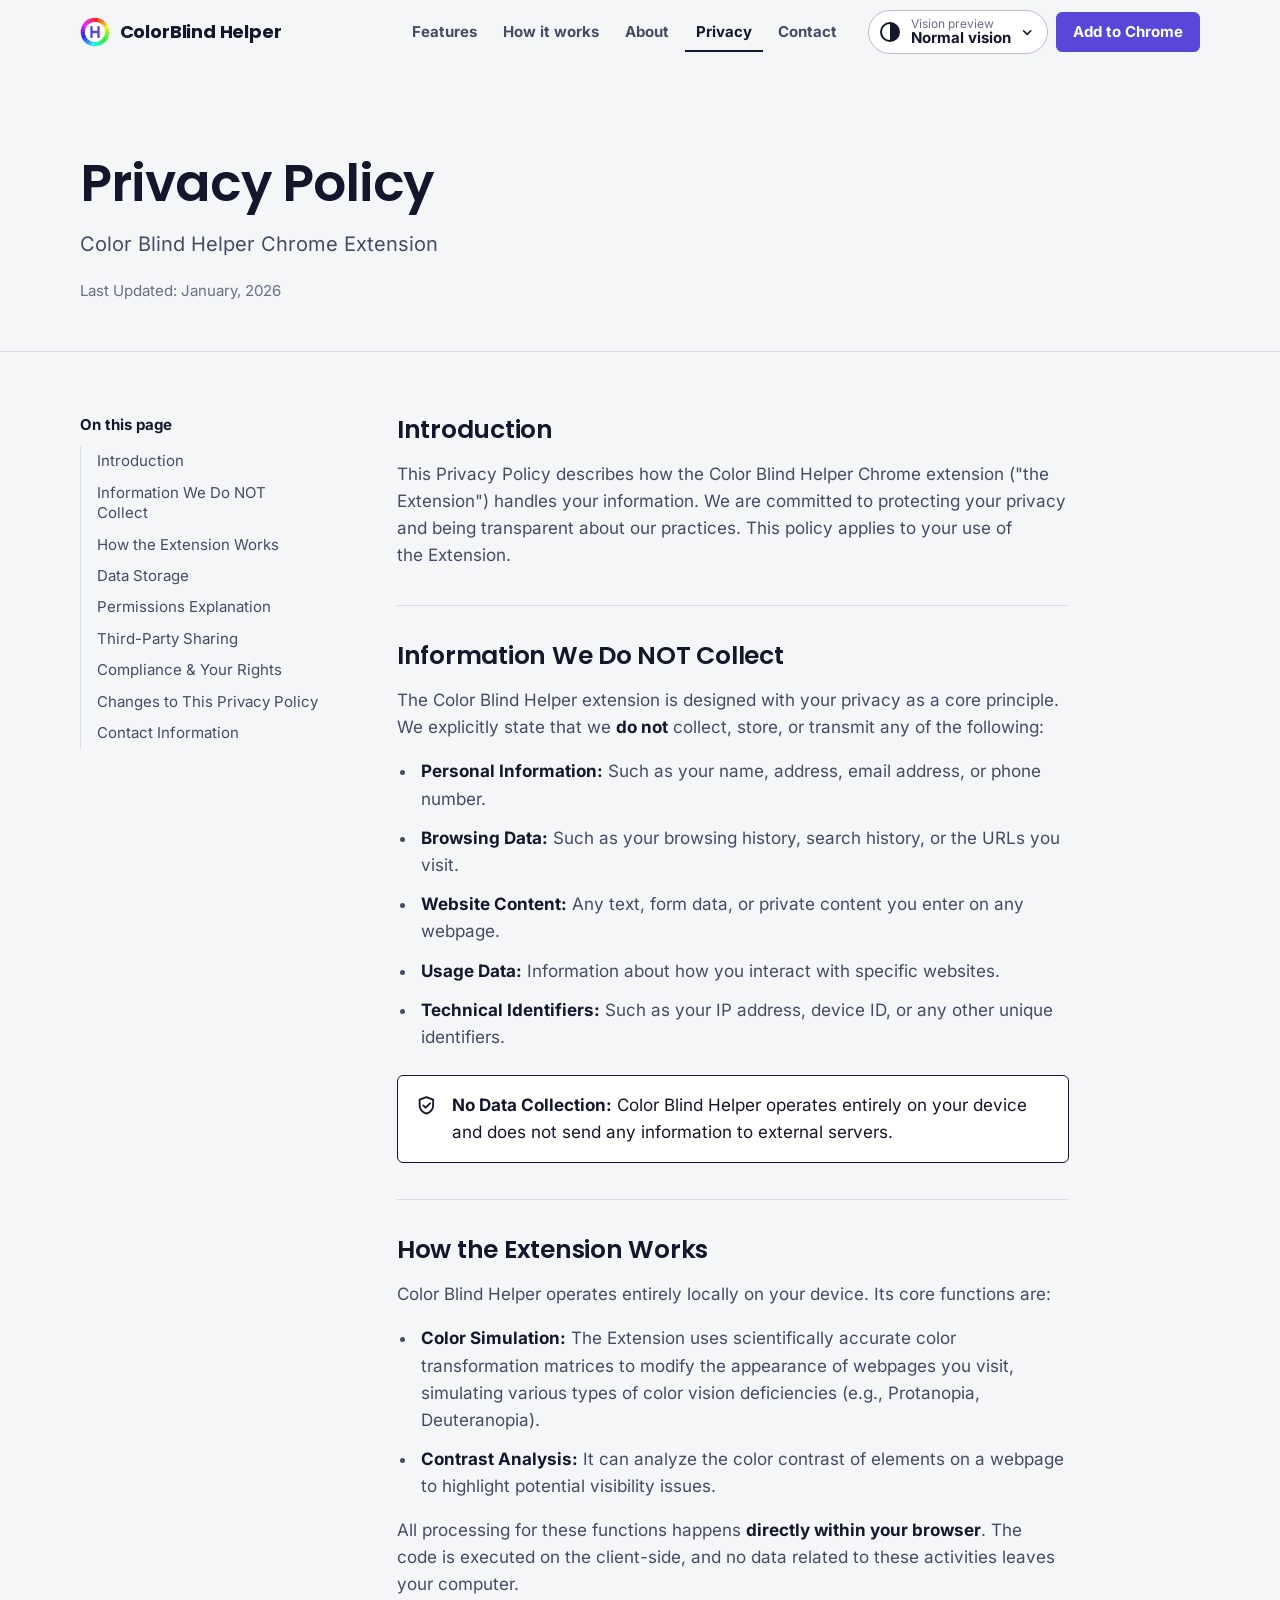
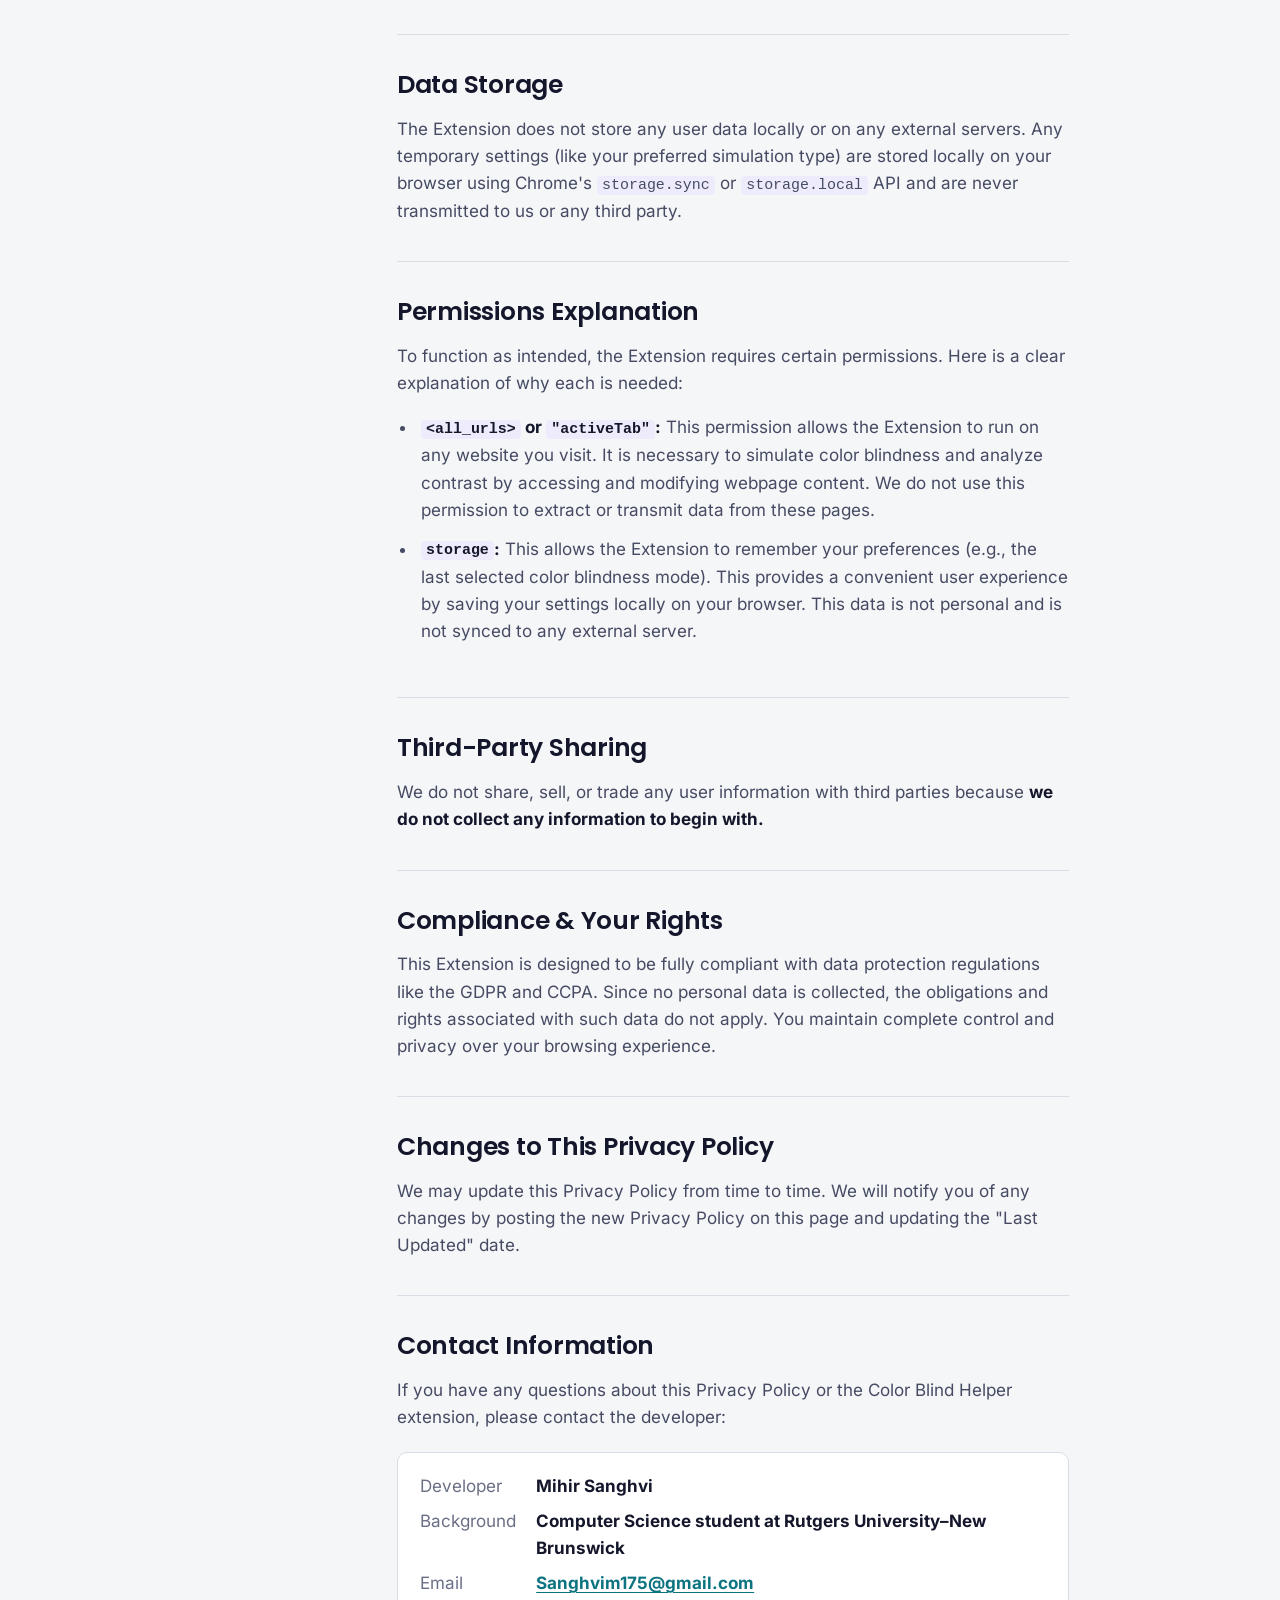
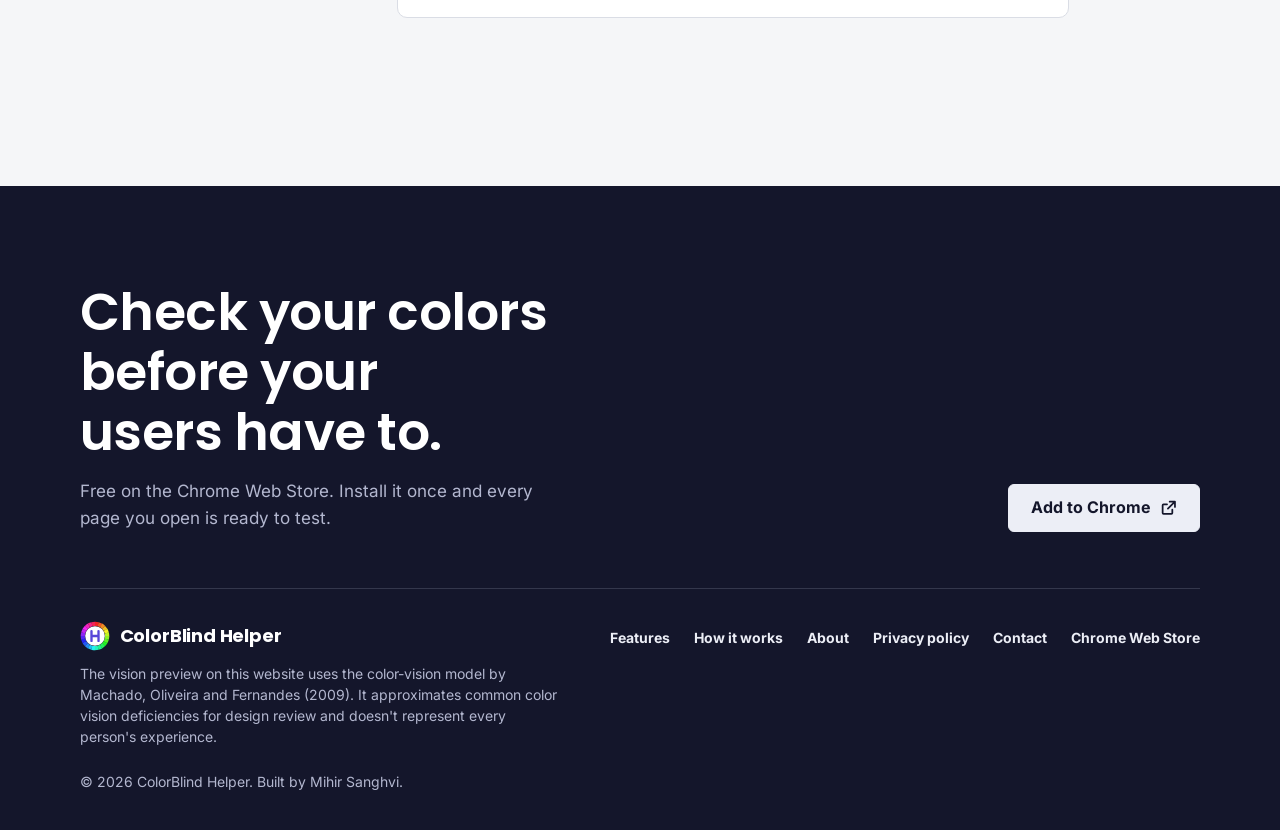
<file: privacy.html>
<!DOCTYPE html>
<html lang="en" data-vision="normal">
<head>
  <meta charset="UTF-8">
  <meta name="viewport" content="width=device-width, initial-scale=1">
  <title>Privacy Policy | ColorBlind Helper</title>
  <meta name="description" content="How the Color Blind Helper Chrome extension handles your information: it runs entirely on your device and does not collect or transmit data.">
  <meta name="theme-color" content="#f5f6f8">
  <link rel="canonical" href="https://colorblindhelperr-bit.github.io/colorblind-helper/privacy.html">
  <meta property="og:type" content="website">
  <meta property="og:title" content="Privacy Policy | ColorBlind Helper">
  <meta property="og:description" content="How the Color Blind Helper Chrome extension handles your information: it runs entirely on your device and does not collect or transmit data.">
  <meta property="og:url" content="https://colorblindhelperr-bit.github.io/colorblind-helper/privacy.html">
  <meta property="og:image" content="https://colorblindhelperr-bit.github.io/colorblind-helper/assets/media/og-image.png">
  <meta name="twitter:card" content="summary_large_image">
  <link rel="icon" href="favicon.svg" type="image/svg+xml">
  <link rel="apple-touch-icon" href="assets/media/apple-touch-icon.png">
  <script>
    /* Apply the saved vision preview before first paint to avoid a flash. */
    (function () {
      try {
        var ok = /^(normal|protanopia|deuteranopia|tritanopia|monochromacy)$/;
        var q = new URLSearchParams(location.search).get("vision");
        var v = q && ok.test(q) ? q : localStorage.getItem("cbh-vision");
        if (v && ok.test(v)) document.documentElement.setAttribute("data-vision", v);
      } catch (e) {}
    })();
  </script>
  <link rel="preload" href="assets/fonts/inter-var.woff2" as="font" type="font/woff2" crossorigin>
  <link rel="preload" href="assets/fonts/poppins-700.woff2" as="font" type="font/woff2" crossorigin>
  <link rel="stylesheet" href="assets/css/site.css">
  
  <script src="assets/js/vision.js" defer></script>
  <script src="assets/js/site.js" defer></script>
</head>
<body id="top">
  <svg class="svg-defs" aria-hidden="true" focusable="false"><defs><filter id="cbh-protanopia" color-interpolation-filters="linearRGB"><feColorMatrix type="matrix" values="0.152286 1.05258 -0.204868 0 0  0.114503 0.786281 0.099216 0 0  -0.003882 -0.048116 1.052 0 0  0 0 0 1 0"/></filter><filter id="cbh-deuteranopia" color-interpolation-filters="linearRGB"><feColorMatrix type="matrix" values="0.367322 0.860646 -0.227968 0 0  0.280085 0.672501 0.047413 0 0  -0.01182 0.04294 0.968881 0 0  0 0 0 1 0"/></filter><filter id="cbh-tritanopia" color-interpolation-filters="linearRGB"><feColorMatrix type="matrix" values="1.25553 -0.076749 -0.178779 0 0  -0.078411 0.930809 0.147602 0 0  0.004733 0.691367 0.3039 0 0  0 0 0 1 0"/></filter><filter id="cbh-monochromacy" color-interpolation-filters="linearRGB"><feColorMatrix type="matrix" values="0.2126 0.7152 0.0722 0 0  0.2126 0.7152 0.0722 0 0  0.2126 0.7152 0.0722 0 0  0 0 0 1 0"/></filter></defs></svg>
  <a class="skip" href="#main">Skip to content</a>
  <header class="site-header" data-header>
    <div class="wrap header-inner">
      <a class="brand" href="index.html"><img src="assets/media/mark.svg" alt="" width="30" height="30"><span class="brand-name">ColorBlind Helper</span></a>
      <nav class="primary-nav" id="primary-nav" aria-label="Main" data-nav>
        <ul><li><a href="index.html#features" data-spy="features">Features</a></li><li><a href="index.html#how" data-spy="how">How it works</a></li><li><a href="index.html#about" data-spy="about">About</a></li><li><a href="privacy.html" aria-current="page">Privacy</a></li><li><a href="index.html#contact" data-spy="contact">Contact</a></li><li><a class="btn btn--primary nav-cta" href="https://chromewebstore.google.com/detail/color-blind-mode/aihpepghlmlapndfnhlkgkajgfpjcklb" target="_blank" rel="noopener">Add to Chrome<span class="sr-only"> (opens in a new tab)</span></a></li></ul>
      </nav>
      <div class="header-actions">
        <div class="vision" data-vision-root>
        <button type="button" class="vision-toggle" aria-expanded="false" aria-controls="vision-panel" data-vision-toggle>
          <svg class="split-icon" viewBox="0 0 24 24" aria-hidden="true" focusable="false"><circle cx="12" cy="12" r="9" fill="none" stroke="currentColor" stroke-width="2"/><path d="M12 3a9 9 0 0 1 0 18z" fill="currentColor"/></svg>
          <span class="vt-text"><span class="vt-kicker">Vision preview</span><span class="vt-name" data-vision-label>Normal vision</span></span>
          <svg class="chev" viewBox="0 0 20 20" aria-hidden="true" focusable="false"><path d="M5 8l5 5 5-5" fill="none" stroke="currentColor" stroke-width="2.2" stroke-linecap="round" stroke-linejoin="round"/></svg>
          <span class="sr-only">. Change color vision simulation for this site</span>
        </button>
        <div class="vision-scrim" hidden data-vision-scrim></div>
        <div class="vision-panel" id="vision-panel" role="dialog" aria-labelledby="vision-title" hidden data-vision-panel>
          <h2 id="vision-title">Preview this site with a color vision deficiency</h2>
          <p class="vp-note">A simulation to help you understand how color can change. It's an approximation: everyone's color vision is a little different.</p>
          <fieldset class="vision-options">
            <legend class="sr-only">Simulation mode</legend>
            <label class="vision-option"><input type="radio" name="vision" value="normal" checked><span class="vo-body"><span class="vo-radio" aria-hidden="true"></span><span class="vo-name">Normal vision</span><span class="vo-state" aria-hidden="true">On</span><span class="vo-desc">Typical color vision. No simulation applied.</span></span></label><label class="vision-option"><input type="radio" name="vision" value="protanopia"><span class="vo-body"><span class="vo-radio" aria-hidden="true"></span><span class="vo-name">Protanopia</span><span class="vo-state" aria-hidden="true">On</span><span class="vo-desc">No working red-sensitive cones. Reds look darker and drift toward brown.</span></span></label><label class="vision-option"><input type="radio" name="vision" value="deuteranopia"><span class="vo-body"><span class="vo-radio" aria-hidden="true"></span><span class="vo-name">Deuteranopia</span><span class="vo-state" aria-hidden="true">On</span><span class="vo-desc">No working green-sensitive cones. Reds and greens become hard to tell apart.</span></span></label><label class="vision-option"><input type="radio" name="vision" value="tritanopia"><span class="vo-body"><span class="vo-radio" aria-hidden="true"></span><span class="vo-name">Tritanopia</span><span class="vo-state" aria-hidden="true">On</span><span class="vo-desc">No working blue-sensitive cones. Blues and greens, and yellows and pinks, get confused.</span></span></label><label class="vision-option"><input type="radio" name="vision" value="monochromacy"><span class="vo-body"><span class="vo-radio" aria-hidden="true"></span><span class="vo-name">Monochromacy</span><span class="vo-state" aria-hidden="true">On</span><span class="vo-desc">Little or no color perception. Everything appears in shades of grey.</span></span></label>
          </fieldset>
          <div class="vp-foot">
            <p>Your choice stays on as you move between pages.</p>
            <button type="button" class="link-btn" data-vision-reset disabled>Back to normal vision</button>
          </div>
        </div>
      </div>
        <a class="btn btn--primary btn--small header-cta" href="https://chromewebstore.google.com/detail/color-blind-mode/aihpepghlmlapndfnhlkgkajgfpjcklb" target="_blank" rel="noopener">Add to Chrome<span class="sr-only"> (opens in a new tab)</span></a>
        <button type="button" class="menu-toggle" aria-expanded="false" aria-controls="primary-nav" data-menu-toggle><svg class="icon-open" viewBox="0 0 20 20" aria-hidden="true" focusable="false"><path d="M3 6h14M3 10h14M3 14h14" stroke="currentColor" stroke-width="2" stroke-linecap="round"/></svg><svg class="icon-close" viewBox="0 0 20 20" aria-hidden="true" focusable="false"><path d="M5 5l10 10M15 5L5 15" stroke="currentColor" stroke-width="2" stroke-linecap="round"/></svg><span class="sr-only">Menu</span></button>
      </div>
    </div>
  </header>
  <main id="main">
    <div class="policy-hero">
      <div class="wrap">
        <h1>Privacy Policy</h1>
        <p class="lead">Color Blind Helper Chrome Extension</p>
        <p class="meta">Last Updated: January, 2026</p>
      </div>
    </div>
    <div class="wrap policy-layout">
      <nav class="toc" aria-labelledby="toc-title">
        <h2 id="toc-title">On this page</h2>
        <ol><li><a href="#introduction" data-toc="introduction">Introduction</a></li><li><a href="#not-collected" data-toc="not-collected">Information We Do NOT Collect</a></li><li><a href="#how-it-works" data-toc="how-it-works">How the Extension Works</a></li><li><a href="#storage" data-toc="storage">Data Storage</a></li><li><a href="#permissions" data-toc="permissions">Permissions Explanation</a></li><li><a href="#sharing" data-toc="sharing">Third-Party Sharing</a></li><li><a href="#rights" data-toc="rights">Compliance &amp; Your Rights</a></li><li><a href="#changes" data-toc="changes">Changes to This Privacy Policy</a></li><li><a href="#contact-info" data-toc="contact-info">Contact Information</a></li></ol>
      </nav>
      <article class="policy">
        <section id="introduction" aria-labelledby="introduction-h">
          <h2 id="introduction-h">Introduction</h2>
          <p>This Privacy Policy describes how the Color Blind Helper Chrome extension ("the Extension") handles your information. We are committed to protecting your privacy and being transparent about our practices. This policy applies to your use of the Extension.</p>
        </section>
        <section id="not-collected" aria-labelledby="not-collected-h">
          <h2 id="not-collected-h">Information We Do NOT Collect</h2>
          <p>The Color Blind Helper extension is designed with your privacy as a core principle. We explicitly state that we <strong>do not</strong> collect, store, or transmit any of the following:</p>
          <ul>
            <li><strong>Personal Information:</strong> Such as your name, address, email address, or phone number.</li>
            <li><strong>Browsing Data:</strong> Such as your browsing history, search history, or the URLs you visit.</li>
            <li><strong>Website Content:</strong> Any text, form data, or private content you enter on any webpage.</li>
            <li><strong>Usage Data:</strong> Information about how you interact with specific websites.</li>
            <li><strong>Technical Identifiers:</strong> Such as your IP address, device ID, or any other unique identifiers.</li>
          </ul>
          <div class="callout"><svg viewBox="0 0 20 20" aria-hidden="true" focusable="false"><path d="M10 2l6.5 2.5v5c0 4-2.8 7-6.5 8.5C6.3 16.5 3.5 13.5 3.5 9.5v-5z" fill="none" stroke="currentColor" stroke-width="1.8" stroke-linejoin="round"/><path d="M7 10l2.2 2.2L13.5 8" fill="none" stroke="currentColor" stroke-width="1.8" stroke-linecap="round" stroke-linejoin="round"/></svg><p><strong>No Data Collection:</strong> Color Blind Helper operates entirely on your device and does not send any information to external servers.</p></div>
        </section>
        <section id="how-it-works" aria-labelledby="how-it-works-h">
          <h2 id="how-it-works-h">How the Extension Works</h2>
          <p>Color Blind Helper operates entirely locally on your device. Its core functions are:</p>
          <ul>
            <li><strong>Color Simulation:</strong> The Extension uses scientifically accurate color transformation matrices to modify the appearance of webpages you visit, simulating various types of color vision deficiencies (e.g., Protanopia, Deuteranopia).</li>
            <li><strong>Contrast Analysis:</strong> It can analyze the color contrast of elements on a webpage to highlight potential visibility issues.</li>
          </ul>
          <p>All processing for these functions happens <strong>directly within your browser</strong>. The code is executed on the client-side, and no data related to these activities leaves your computer.</p>
        </section>
        <section id="storage" aria-labelledby="storage-h">
          <h2 id="storage-h">Data Storage</h2>
          <p>The Extension does not store any user data locally or on any external servers. Any temporary settings (like your preferred simulation type) are stored locally on your browser using Chrome's <code>storage.sync</code> or <code>storage.local</code> API and are never transmitted to us or any third party.</p>
        </section>
        <section id="permissions" aria-labelledby="permissions-h">
          <h2 id="permissions-h">Permissions Explanation</h2>
          <p>To function as intended, the Extension requires certain permissions. Here is a clear explanation of why each is needed:</p>
          <ul>
            <li><strong><code>&lt;all_urls&gt;</code> or <code>"activeTab"</code>:</strong> This permission allows the Extension to run on any website you visit. It is necessary to simulate color blindness and analyze contrast by accessing and modifying webpage content. We do not use this permission to extract or transmit data from these pages.</li>
            <li><strong><code>storage</code>:</strong> This allows the Extension to remember your preferences (e.g., the last selected color blindness mode). This provides a convenient user experience by saving your settings locally on your browser. This data is not personal and is not synced to any external server.</li>
          </ul>
        </section>
        <section id="sharing" aria-labelledby="sharing-h">
          <h2 id="sharing-h">Third-Party Sharing</h2>
          <p>We do not share, sell, or trade any user information with third parties because <strong>we do not collect any information to begin with.</strong></p>
        </section>
        <section id="rights" aria-labelledby="rights-h">
          <h2 id="rights-h">Compliance &amp; Your Rights</h2>
          <p>This Extension is designed to be fully compliant with data protection regulations like the GDPR and CCPA. Since no personal data is collected, the obligations and rights associated with such data do not apply. You maintain complete control and privacy over your browsing experience.</p>
        </section>
        <section id="changes" aria-labelledby="changes-h">
          <h2 id="changes-h">Changes to This Privacy Policy</h2>
          <p>We may update this Privacy Policy from time to time. We will notify you of any changes by posting the new Privacy Policy on this page and updating the "Last Updated" date.</p>
        </section>
        <section id="contact-info" aria-labelledby="contact-info-h">
          <h2 id="contact-info-h">Contact Information</h2>
          <p>If you have any questions about this Privacy Policy or the Color Blind Helper extension, please contact the developer:</p>
          <div class="contact-card">
            <dl>
              <dt>Developer</dt><dd>Mihir Sanghvi</dd>
              <dt>Background</dt><dd>Computer Science student at Rutgers University–New Brunswick</dd>
              <dt>Email</dt><dd><a href="mailto:Sanghvim175@gmail.com">Sanghvim175@gmail.com</a></dd>
            </dl>
          </div>
        </section>
      </article>
    </div>
  </main>
  <footer class="site-footer">
    <div class="wrap">
      <div class="footer-cta">
        <div>
          <h2>Check your colors before your users have to.</h2>
          <p>Free on the Chrome Web Store. Install it once and every page you open is ready to test.</p>
        </div>
        <a class="btn btn--on-night" href="https://chromewebstore.google.com/detail/color-blind-mode/aihpepghlmlapndfnhlkgkajgfpjcklb" target="_blank" rel="noopener">Add to Chrome <svg viewBox="0 0 20 20" aria-hidden="true" focusable="false"><path d="M11 3h6v6M17 3l-8 8M14 12v4a1 1 0 0 1-1 1H4a1 1 0 0 1-1-1V7a1 1 0 0 1 1-1h4" fill="none" stroke="currentColor" stroke-width="2" stroke-linecap="round" stroke-linejoin="round"/></svg><span class="sr-only"> (opens in a new tab)</span></a>
      </div>
      <div class="footer-meta">
        <div>
          <a class="brand" href="index.html"><img src="assets/media/mark.svg" alt="" width="30" height="30">ColorBlind Helper</a>
          <p>The vision preview on this website uses the color-vision model by Machado, Oliveira and Fernandes (2009). It approximates common color vision deficiencies for design review and doesn't represent every person's experience.</p>
        </div>
        <nav aria-label="Footer">
          <ul class="footer-links">
            <li><a href="index.html#features">Features</a></li>
            <li><a href="index.html#how">How it works</a></li>
            <li><a href="index.html#about">About</a></li>
            <li><a href="privacy.html">Privacy policy</a></li>
            <li><a href="index.html#contact">Contact</a></li>
            <li><a href="https://chromewebstore.google.com/detail/color-blind-mode/aihpepghlmlapndfnhlkgkajgfpjcklb" target="_blank" rel="noopener">Chrome Web Store<span class="sr-only"> (opens in a new tab)</span></a></li>
          </ul>
        </nav>
        <p class="copy">&copy; <span data-year>2026</span> ColorBlind Helper. Built by Mihir Sanghvi.</p>
      </div>
    </div>
  </footer>
  <div class="vision-bar" role="region" aria-label="Vision preview status" hidden data-vision-bar>
    <p class="vb-msg"><svg class="split-icon" viewBox="0 0 24 24" aria-hidden="true" focusable="false"><circle cx="12" cy="12" r="9" fill="none" stroke="currentColor" stroke-width="2"/><path d="M12 3a9 9 0 0 1 0 18z" fill="currentColor"/></svg><span>Previewing <strong data-vision-bar-label>Normal vision</strong> (simulated)</span></p>
    <div class="vb-actions">
      <button type="button" data-vision-change>Change</button>
      <button type="button" class="vb-reset" data-vision-reset>Back to normal</button>
    </div>
  </div>
  <p class="sr-only" aria-live="polite" data-vision-live></p>
</body>
</html>
</file>
<file: assets/css/site.css>
/* ColorBlind Helper — site styles
   Structure: tokens → base → layout → components → sections → pages → utilities */

/* ---------- Fonts (self-hosted, SIL Open Font License) ---------- */
@font-face { font-family: "Poppins"; src: url("../fonts/poppins-600.woff2") format("woff2"); font-weight: 600; font-style: normal; font-display: swap; }
@font-face { font-family: "Poppins"; src: url("../fonts/poppins-700.woff2") format("woff2"); font-weight: 700; font-style: normal; font-display: swap; }
@font-face { font-family: "Inter"; src: url("../fonts/inter-var.woff2") format("woff2"); font-weight: 100 900; font-style: normal; font-display: swap; }

/* ---------- Tokens ---------- */
:root {
  color-scheme: light;

  --paper: #f5f6f8;
  --surface: #ffffff;
  --ink: #14162b;
  --ink-2: #464b63;
  --ink-3: #6a6f86;
  --line: #dadde5;
  --line-strong: #b9bdcb;
  --violet: #5847d8;
  --violet-hover: #4535c4;
  --violet-tint: #eeecfc;
  --teal: #0b7480;
  --night: #14162b;
  --night-2: #1d2040;
  --on-night: #eceef6;
  --on-night-2: #b3b7cf;

  /* Demo signal colours (used only inside illustrations) */
  --sig-green: #23863f;
  --sig-red: #d7263d;
  --sig-amber: #e8a317;
  --sig-blue: #2f6feb;

  --font-display: "Poppins", "Inter", system-ui, -apple-system, "Segoe UI", sans-serif;
  --font-body: "Inter", system-ui, -apple-system, "Segoe UI", Roboto, sans-serif;

  --step--1: 0.875rem;
  --step-0: 1.0625rem;
  --step-1: 1.25rem;
  --step-2: 1.5625rem;
  --step-3: clamp(1.75rem, 1.4rem + 1.4vw, 2.375rem);
  --step-4: clamp(2rem, 1.5rem + 2.2vw, 3.25rem);

  --gutter: clamp(1rem, 4vw, 3rem);
  --max: 76rem;
  --header-h: 4rem;

  --r-sm: 6px;
  --r-md: 10px;

  --ease: cubic-bezier(.2, .7, .2, 1);
  --focus: 0 0 0 3px var(--paper), 0 0 0 5px var(--ink);
}

/* ---------- Base ---------- */
*, *::before, *::after { box-sizing: border-box; }

html {
  -webkit-text-size-adjust: 100%;
  scroll-behavior: smooth;
  scroll-padding-top: calc(var(--header-h) + 1rem);
}

body {
  margin: 0;
  background: var(--paper);
  color: var(--ink);
  font-family: var(--font-body);
  font-size: var(--step-0);
  line-height: 1.6;
  text-rendering: optimizeLegibility;
}

img, video, svg { display: block; max-width: 100%; }
img, video { height: auto; }

h1, h2, h3, h4 {
  font-family: var(--font-display);
  font-weight: 600;
  line-height: 1.15;
  letter-spacing: -0.01em;
  margin: 0;
  text-wrap: balance;
}

p { margin: 0 0 1em; text-wrap: pretty; }
p:last-child { margin-bottom: 0; }

a { color: var(--teal); text-underline-offset: .2em; text-decoration-thickness: 1px; }
a:hover { text-decoration-thickness: 2px; }

:focus-visible { outline: none; box-shadow: var(--focus); border-radius: 4px; }

code {
  font-family: ui-monospace, "SF Mono", Menlo, Consolas, monospace;
  font-size: .88em;
  background: var(--violet-tint);
  padding: .1em .35em;
  border-radius: 4px;
}

::selection { background: var(--ink); color: var(--paper); }

/* ---------- Layout ---------- */
.wrap { width: 100%; max-width: var(--max); margin-inline: auto; padding-inline: var(--gutter); }

.section { padding-block: clamp(4rem, 9vw, 7.5rem); }
.section--tight { padding-block: clamp(3rem, 6vw, 5rem); }

.section-head { max-width: 40rem; margin-bottom: clamp(2rem, 5vw, 3.5rem); }
.section-head h2 { font-size: var(--step-4); }
.section-head p { margin-top: 1.25rem; font-size: var(--step-1); color: var(--ink-2); line-height: 1.5; }

/* ---------- Buttons ---------- */
.btn {
  --btn-bg: var(--ink);
  --btn-fg: var(--paper);
  display: inline-flex;
  align-items: center;
  justify-content: center;
  gap: .55rem;
  min-height: 3rem;
  padding: .75rem 1.35rem;
  border: 1.5px solid var(--btn-bg);
  border-radius: var(--r-sm);
  background: var(--btn-bg);
  color: var(--btn-fg);
  font: 700 1rem/1.2 var(--font-body);
  text-decoration: none;
  cursor: pointer;
  transition: background-color .15s var(--ease), border-color .15s var(--ease), color .15s var(--ease), transform .15s var(--ease);
}
.btn:hover { text-decoration: none; }
.btn:active { transform: translateY(1px); }
.btn svg { width: 1.1em; height: 1.1em; flex: none; }

.btn--primary { --btn-bg: var(--violet); --btn-fg: #fff; }
.btn--primary:hover { --btn-bg: var(--violet-hover); }
.btn--ghost { --btn-bg: transparent; --btn-fg: var(--ink); border-color: var(--line-strong); }
.btn--ghost:hover { border-color: var(--ink); background: var(--surface); }
.btn--small { min-height: 2.5rem; padding: .5rem 1rem; font-size: .9375rem; }
.btn--on-night { --btn-bg: var(--on-night); --btn-fg: var(--night); }
.btn--on-night:hover { --btn-bg: #fff; }
.btn[disabled], .btn[aria-disabled="true"] { opacity: .55; cursor: not-allowed; transform: none; }

/* ---------- Skip link ---------- */
.skip {
  position: absolute; left: 1rem; top: -4rem; z-index: 200;
  background: var(--ink); color: var(--paper); padding: .75rem 1rem; border-radius: var(--r-sm);
  font-weight: 700; text-decoration: none; transition: top .15s;
}
.skip:focus { top: 1rem; }

/* ---------- Header ---------- */
.site-header {
  position: sticky; top: 0; z-index: 50;
  background: rgba(245, 246, 248, .97);
  border-bottom: 1px solid transparent;
  transition: border-color .2s;
}
.site-header.is-scrolled { border-bottom-color: var(--line); }

.header-inner { display: flex; align-items: center; gap: 1rem; height: var(--header-h); }

.brand {
  display: inline-flex; align-items: center; gap: .6rem;
  color: var(--ink); text-decoration: none;
  font: 700 1.125rem/1 var(--font-display); letter-spacing: -0.01em;
  margin-right: auto;
}
.brand img { width: 30px; height: 30px; }

.primary-nav ul { display: flex; gap: .25rem; list-style: none; margin: 0; padding: 0; }
.primary-nav a:not(.btn) {
  display: block; padding: .5rem .7rem; border-radius: var(--r-sm);
  color: var(--ink-2); text-decoration: none; font-weight: 700; font-size: .9375rem; white-space: nowrap;
}
.primary-nav a:not(.btn):hover { color: var(--ink); background: rgba(20, 22, 43, .05); }
.primary-nav a[aria-current="true"], .primary-nav a[aria-current="page"] { color: var(--ink); box-shadow: inset 0 -2px 0 var(--ink); border-radius: 0; }

.header-actions { display: flex; align-items: center; gap: .5rem; }

.menu-toggle {
  display: none;
  width: 2.75rem; height: 2.75rem; padding: 0;
  border: 1.5px solid var(--line-strong); border-radius: var(--r-sm);
  background: transparent; color: var(--ink); cursor: pointer;
  align-items: center; justify-content: center;
}
.menu-toggle svg { width: 1.25rem; height: 1.25rem; }
.menu-toggle .icon-close { display: none; }
.menu-toggle[aria-expanded="true"] .icon-open { display: none; }
.menu-toggle[aria-expanded="true"] .icon-close { display: block; }

@media (max-width: 1080px) {
  .primary-nav a:not(.btn) { padding-inline: .5rem; }
  .header-cta { display: none; }
}

@media (max-width: 960px) {
  .header-cta { display: none; }
  .menu-toggle { display: inline-flex; }
  .primary-nav {
    display: none;
    position: absolute; left: 0; right: 0; top: var(--header-h);
    background: var(--paper); border-bottom: 1px solid var(--line);
    padding: .5rem var(--gutter) 1.5rem;
    box-shadow: 0 16px 32px -16px rgba(20, 22, 43, .25);
  }
  .primary-nav.is-open { display: block; }
  .primary-nav ul { flex-direction: column; }
  .primary-nav a:not(.btn) { padding: .9rem 0; font-size: 1.125rem; border-bottom: 1px solid var(--line); border-radius: 0; color: var(--ink); }
  .primary-nav a:not(.btn):hover { background: none; }
  .primary-nav a[aria-current="true"], .primary-nav a[aria-current="page"] { box-shadow: none; text-decoration: underline; text-underline-offset: .3em; }
  .primary-nav .nav-cta { display: flex; margin-top: 1.25rem; width: 100%; }
}
@media (min-width: 961px) { .primary-nav .nav-cta { display: none; } }

/* ---------- Vision preview control ---------- */
.vision { position: relative; }

.vision-toggle {
  display: inline-flex; align-items: center; gap: .55rem;
  min-height: 2.75rem; padding: .35rem .8rem .35rem .55rem;
  border: 1.5px solid var(--line-strong); border-radius: 999px;
  background: var(--surface); color: var(--ink);
  font: 700 .9375rem/1.1 var(--font-body); cursor: pointer; text-align: left;
  transition: border-color .15s;
}
.vision-toggle:hover { border-color: var(--ink); }
.vision-toggle .split-icon { width: 1.5rem; height: 1.5rem; flex: none; }
.vision-toggle .vt-text { display: flex; flex-direction: column; white-space: nowrap; }
.vision-toggle .vt-kicker { font-size: .75rem; font-weight: 400; color: var(--ink-3); }
.vision-toggle .chev { width: .9rem; height: .9rem; transform-origin: 50% 50%; transition: transform .2s var(--ease); }
.vision-toggle[aria-expanded="true"] .chev { transform: rotate(180deg); }
html[data-vision]:not([data-vision="normal"]) .vision-toggle { border-color: var(--ink); border-style: dashed; }

.vision-panel {
  position: absolute; right: 0; top: calc(100% + .6rem);
  width: min(23rem, calc(100vw - 2rem));
  background: var(--surface); color: var(--ink);
  border: 1px solid var(--line); border-radius: var(--r-md);
  box-shadow: 0 24px 48px -12px rgba(20, 22, 43, .28), 0 2px 6px rgba(20, 22, 43, .06);
  padding: 1.1rem 1.1rem 1rem;
  z-index: 60;
}
.vision-panel[hidden] { display: none; }
.vision-panel h2 { font-size: 1.125rem; margin-bottom: .3rem; }
.vision-panel .vp-note { font-size: .875rem; color: var(--ink-2); margin-bottom: .9rem; line-height: 1.45; }

.vision-options { border: 0; margin: 0; padding: 0; }
.vision-option { position: relative; display: block; }
.vision-option input { position: absolute; opacity: 0; inset: 0; margin: 0; cursor: pointer; }
.vision-option .vo-body {
  display: grid; grid-template-columns: 1.5rem 1fr auto; gap: .1rem .7rem; align-items: start;
  padding: .65rem .7rem; border-radius: var(--r-sm); border: 1.5px solid transparent;
}
.vision-option .vo-radio {
  grid-row: span 2; width: 1.25rem; height: 1.25rem; margin-top: .1rem;
  border: 2px solid var(--ink-3); border-radius: 50%; display: grid; place-items: center;
}
.vision-option .vo-name { font-weight: 700; line-height: 1.3; }
.vision-option .vo-desc { grid-column: 2 / -1; font-size: .8125rem; color: var(--ink-2); line-height: 1.4; }
.vision-option .vo-state { font-size: .75rem; font-weight: 700; visibility: hidden; padding: .1rem .45rem; border: 1px solid var(--ink); border-radius: 999px; line-height: 1.3; }
.vision-option:hover .vo-body { background: var(--paper); }
.vision-option input:checked + .vo-body { border-color: var(--ink); background: var(--paper); }
.vision-option input:checked + .vo-body .vo-radio { border-color: var(--ink); }
.vision-option input:checked + .vo-body .vo-radio::after { content: ""; width: .55rem; height: .55rem; background: var(--ink); border-radius: 50%; }
.vision-option input:checked + .vo-body .vo-state { visibility: visible; }
.vision-option input:focus-visible + .vo-body { box-shadow: var(--focus); }

.vision-panel .vp-foot { display: flex; gap: .75rem; align-items: center; justify-content: space-between; margin-top: .85rem; padding-top: .85rem; border-top: 1px solid var(--line); }
.vision-panel .vp-foot p { font-size: .75rem; color: var(--ink-3); line-height: 1.4; margin: 0; }

.link-btn {
  background: none; border: 0; padding: .25rem 0; color: var(--ink); cursor: pointer;
  font: 700 .875rem/1.2 var(--font-body); text-decoration: underline; text-underline-offset: .2em; white-space: nowrap;
}
.link-btn:disabled { color: var(--ink-3); text-decoration: none; cursor: default; }

/* Active-preview bar */
.vision-bar {
  position: fixed; left: 50%; bottom: 1rem; z-index: 70;
  transform: translateX(-50%);
  display: flex; align-items: center; gap: .9rem; flex-wrap: wrap; justify-content: center;
  width: max-content; max-width: calc(100vw - 2rem);
  padding: .6rem .6rem .6rem 1rem;
  background: var(--ink); color: var(--paper);
  border-radius: var(--r-md);
  box-shadow: 0 16px 40px -8px rgba(20, 22, 43, .45);
  font-size: .9375rem;
}
.vision-bar[hidden] { display: none; }
.vision-bar strong { font-weight: 700; }
.vision-bar .split-icon { width: 1.25rem; height: 1.25rem; flex: none; }
.vision-bar .vb-msg { display: flex; align-items: center; gap: .6rem; }
.vision-bar .vb-actions { display: flex; gap: .4rem; }
.vision-bar button {
  min-height: 2.5rem; padding: .4rem .8rem; border-radius: var(--r-sm); cursor: pointer;
  font: 700 .875rem/1 var(--font-body);
  border: 1.5px solid rgba(255,255,255,.45); background: transparent; color: var(--paper);
}
.vision-bar button:hover { border-color: #fff; }
.vision-bar button.vb-reset { background: var(--paper); color: var(--ink); border-color: var(--paper); }
.vision-bar button:focus-visible { box-shadow: 0 0 0 2px var(--ink), 0 0 0 4px var(--paper); }

@media (max-width: 560px) {
  .vision-toggle .vt-kicker { display: none; }
  .vision-toggle { padding-right: .6rem; }
  .vision-toggle .vt-name { max-width: 7.5rem; overflow: hidden; text-overflow: ellipsis; white-space: nowrap; }
  .vision-panel {
    position: fixed; left: 0; right: 0; top: auto; bottom: 0; width: 100%;
    border-radius: 14px 14px 0 0; padding: 1.25rem 1rem calc(1rem + env(safe-area-inset-bottom));
    max-height: 85vh; overflow-y: auto;
  }
  .vision-scrim { position: fixed; inset: 0; background: rgba(20, 22, 43, .4); z-index: 55; }
  .vision-bar { bottom: .75rem; width: calc(100vw - 1.5rem); justify-content: space-between; gap: .6rem; padding: .6rem; }
  .vision-bar .vb-msg { font-size: .875rem; }
}
.vision-scrim[hidden] { display: none; }
@media (min-width: 561px) { .vision-scrim { display: none !important; } }

/* Simulation filters are applied to the root element so fixed/sticky
   positioning keeps working (root filters don't create a containing block). */
html[data-vision="protanopia"]   { filter: url("#cbh-protanopia"); }
html[data-vision="deuteranopia"] { filter: url("#cbh-deuteranopia"); }
html[data-vision="tritanopia"]   { filter: url("#cbh-tritanopia"); }
html[data-vision="monochromacy"] { filter: url("#cbh-monochromacy"); }

.svg-defs { position: absolute; width: 0; height: 0; overflow: hidden; }

/* ---------- Hero ---------- */
.hero { padding-block: clamp(2.5rem, 6vw, 5rem) clamp(4rem, 8vw, 6.5rem); }
.hero-grid { display: grid; grid-template-columns: minmax(0, 1fr) minmax(0, 1fr); gap: clamp(2rem, 5vw, 4.5rem); align-items: center; }

.hero-copy { container-type: inline-size; }
.hero-copy h1 { font-size: 1.9rem; font-size: clamp(1.6rem, 9.6cqi, 3.5rem); line-height: 1.12; letter-spacing: -0.02em; font-weight: 700; }
.hero-copy h1 .line { display: block; white-space: nowrap; }
.hero-copy .lede { margin-top: 1.5rem; font-size: var(--step-1); color: var(--ink-2); line-height: 1.5; max-width: 32rem; }
.hero-actions { display: flex; flex-wrap: wrap; gap: .75rem; margin-top: 2rem; }
.hero-meta { margin-top: 1.75rem; font-size: .875rem; color: var(--ink-3); max-width: 30rem; line-height: 1.5; }
.hero-meta a { color: inherit; }

@media (max-width: 900px) {
  .hero-grid { grid-template-columns: 1fr; }
}

/* ---------- Lens demo ---------- */
.lens-figure { margin: 0; }

.lens-stage {
  position: relative;
  background:
    url("../media/plate.svg") center / cover no-repeat,
    var(--paper);
  border-radius: var(--r-md);
  padding: clamp(.75rem, 3vw, 2rem);
  border: 1px solid var(--line);
}

.lens {
  position: relative; isolation: isolate;
  border-radius: var(--r-md);
  overflow: hidden;
  box-shadow: 0 30px 60px -24px rgba(20, 22, 43, .35), 0 0 0 1px rgba(20, 22, 43, .1);
  background: var(--surface);
  user-select: none; -webkit-user-select: none;
  --split: 50%;
}
.lens-layer { position: relative; }
.lens-layer--sim { position: absolute; inset: 0; clip-path: inset(0 0 0 var(--split)); }
.lens-layer--sim .mock { filter: var(--lens-filter, url("#cbh-deuteranopia")); }

.lens-tag {
  position: absolute; bottom: .7rem; z-index: 3;
  padding: .25rem .55rem; border-radius: 4px;
  background: var(--ink); color: var(--paper);
  font-size: .75rem; font-weight: 700; line-height: 1.3; pointer-events: none;
  white-space: nowrap;
}
.lens-tag--a { left: .75rem; }
.lens-tag--b { right: .75rem; background: var(--paper); color: var(--ink); border: 1px solid var(--ink); }

.lens-handle {
  position: absolute; top: 0; bottom: 0; left: var(--split); z-index: 4;
  width: 0; pointer-events: none;
}
.lens-handle::before { content: ""; position: absolute; top: 0; bottom: 0; left: -1px; width: 2px; background: var(--ink); }
.lens-knob {
  position: absolute; top: 50%; left: 0; transform: translate(-50%, -50%);
  width: 2.5rem; height: 2.5rem; border-radius: 50%;
  background: var(--ink); color: var(--paper);
  display: grid; place-items: center;
  box-shadow: 0 0 0 3px var(--surface), 0 6px 16px rgba(20, 22, 43, .35);
}
.lens-knob svg { width: 1.2rem; height: 1.2rem; }

.lens-range {
  position: absolute; inset: 0; z-index: 5; width: 100%; height: 100%;
  margin: 0; opacity: 0; cursor: ew-resize; touch-action: pan-y;
  -webkit-appearance: none; appearance: none;
}
.lens:has(.lens-range:focus-visible) .lens-knob { box-shadow: 0 0 0 3px var(--surface), 0 0 0 6px var(--ink); }


.lens-controls { margin-top: 1.1rem; display: flex; flex-wrap: wrap; align-items: center; gap: .5rem .75rem; }
.lens-controls legend { float: left; width: 100%; margin-bottom: .5rem; font-size: .875rem; color: var(--ink-2); margin-right: .25rem; padding: 0; font-weight: 700; }
.lens-controls fieldset { border: 0; padding: 0; margin: 0; display: flex; flex-wrap: wrap; align-items: center; gap: .4rem; }

.chip { position: relative; }
.chip input { position: absolute; opacity: 0; inset: 0; margin: 0; cursor: pointer; }
.chip span {
  display: inline-flex; align-items: center; gap: .35rem;
  min-height: 2.25rem; padding: .3rem .8rem;
  border: 1.5px solid var(--line-strong); border-radius: 999px;
  font-size: .875rem; font-weight: 700; color: var(--ink-2); background: var(--surface);
  transition: border-color .15s, background-color .15s, color .15s;
}
.chip:hover span { border-color: var(--ink); color: var(--ink); }
.chip input:checked + span { background: var(--ink); color: var(--paper); border-color: var(--ink); }
.chip input:checked + span::before {
  content: ""; width: .7rem; height: .4rem; margin-right: .1rem;
  border-left: 2px solid currentColor; border-bottom: 2px solid currentColor;
  transform: rotate(-45deg) translate(1px, -1px);
}
.chip input:focus-visible + span { box-shadow: var(--focus); }

.lens-caption { margin-top: 1rem; display: grid; gap: .35rem; max-width: 40rem; }
.lens-caption p { font-size: .9375rem; color: var(--ink-2); line-height: 1.5; margin: 0; }
.lens-caption .lc-what { color: var(--ink); }

/* The mocked app inside the lens */
.mock { font-family: var(--font-body); color: #1c1f33; background: #fff; font-size: 13px; line-height: 1.4; }
.mock-bar { display: flex; align-items: center; gap: .6rem; padding: .55rem .75rem; background: #eceef3; border-bottom: 1px solid #dcdfe6; }
.mock-dots { display: flex; gap: 5px; }
.mock-dots i { width: 9px; height: 9px; border-radius: 50%; background: #c3c7d2; display: block; }
.mock-url { flex: 1; background: #fff; border-radius: 5px; padding: .2rem .6rem; color: #6a6f86; font-size: 11.5px; max-width: 18rem; }
.mock-body { padding: 1rem 1.1rem 1.1rem; display: grid; gap: .9rem; }
.mock-head { display: grid; gap: .35rem; margin-bottom: .55rem; }
.mock h3 { font: 700 13px/1.2 var(--font-body); margin: 0; letter-spacing: 0; color: #1c1f33; }
.mock-legend { display: flex; flex-wrap: wrap; gap: .3rem .75rem; color: #6a6f86; font-size: 11px; }
.mock-legend span { display: inline-flex; align-items: center; gap: .3rem; }
.dot { width: 9px; height: 9px; border-radius: 50%; display: inline-block; flex: none; }
.dot--green, .cell--green { background: var(--sig-green); }
.dot--red, .cell--red { background: var(--sig-red); }
.dot--amber, .cell--amber { background: var(--sig-amber); }
.dot--blue, .cell--blue { background: var(--sig-blue); }
.mock-rows { list-style: none; margin: -.4rem 0 0; padding: 0; }
.mock-rows li { display: grid; grid-template-columns: 8.5rem 1fr; align-items: center; gap: .75rem; padding: .32rem 0; border-top: 1px solid #edeff3; }
.mock-rows li:first-child { border-top: 0; }
.mr-cells { display: grid; grid-template-columns: repeat(8, 1fr); gap: 4px; }
.cell { display: block; height: 16px; border-radius: 3px; }
.mock-chart { padding-top: .8rem; border-top: 1px solid #edeff3; }
.mock-chart svg { width: 100%; height: 72px; }
.mock-form { display: grid; grid-template-columns: 1fr auto auto; gap: .5rem; align-items: end; padding-top: .9rem; border-top: 1px solid #edeff3; }
.mock-field .mf-label { display: block; font-size: 11px; color: #6a6f86; margin-bottom: .2rem; }
.mock-field div { border: 2px solid var(--sig-red); border-radius: 5px; padding: .3rem .5rem; color: #1c1f33; background: #fff; }
.mock-btn { border-radius: 5px; padding: .42rem .8rem; font-weight: 700; color: #fff; font-size: 12px; }
.mock-btn--go { background: var(--sig-green); }
.mock-btn--stop { background: var(--sig-red); }

@media (max-width: 520px) {
  .mock { font-size: 11.5px; }
  .mock-body { padding: .8rem; gap: .7rem; }
  .mock-rows li { grid-template-columns: 6.5rem 1fr; gap: .5rem; }
  .mr-cells { gap: 3px; }
  .cell { height: 13px; }
  .mock-chart svg { height: 56px; }
}

/* ---------- Problem strip ---------- */
.problem { border-top: 1px solid var(--line); border-bottom: 1px solid var(--line); background: var(--surface); }
.problem-grid { display: grid; grid-template-columns: minmax(0, 1fr) minmax(0, 2fr); gap: clamp(1.5rem, 4vw, 4rem); align-items: start; }
.problem-figure { font-family: var(--font-display); font-weight: 700; font-size: clamp(3rem, 2rem + 4vw, 5.5rem); line-height: .9; letter-spacing: -0.02em; }
.problem-figure small { display: block; font: 400 var(--step-0)/1.4 var(--font-body); letter-spacing: 0; color: var(--ink-2); margin-top: .9rem; max-width: 16rem; }
.problem-body h2 { font-size: var(--step-3); margin-bottom: 1rem; }
.problem-body p { color: var(--ink-2); font-size: var(--step-1); line-height: 1.5; max-width: 40rem; }
.problem-body .src { font-size: .8125rem; color: var(--ink-3); margin-top: 1.25rem; }
.problem-body .src a { color: inherit; }
@media (max-width: 760px) { .problem-grid { grid-template-columns: 1fr; } }

/* ---------- Features ---------- */
.feature {
  display: grid; grid-template-columns: minmax(0, 5fr) minmax(0, 7fr);
  gap: clamp(2rem, 5vw, 5rem); align-items: center;
  padding-block: clamp(2.5rem, 5vw, 4rem);
  border-top: 1px solid var(--line);
}
.feature:last-child { padding-bottom: 0; }
.feature h3 { font-size: var(--step-3); margin-bottom: 1rem; }
.feature-copy > p { color: var(--ink-2); font-size: 1.0625rem; max-width: 30rem; }
.feature-copy ul { margin: 1.25rem 0 0; padding: 0; list-style: none; max-width: 30rem; }
.feature-copy li { position: relative; padding-left: 1.5rem; margin-bottom: .55rem; color: var(--ink-2); }
.feature-copy li::before { content: ""; position: absolute; left: .1rem; top: .62em; width: .55rem; height: .55rem; border: 2px solid var(--ink); border-radius: 2px; transform: rotate(45deg); }
.feature-copy li strong { color: var(--ink); }
@media (max-width: 860px) { .feature { grid-template-columns: 1fr; } }

/* Popup replica */
.popup-replica {
  margin: 0; justify-self: center;
  width: min(100%, 21rem);
  padding: .85rem;
  border-radius: 14px;
  background: linear-gradient(160deg, #46b9c4, #2f97a8);
}
.popup-card { background: #fff; border-radius: 12px; padding: 1.25rem 1.1rem 1rem; text-align: center; }
.popup-card img { width: 52px; height: 52px; margin: 0 auto .6rem; }
.popup-title { font: 700 1.25rem/1.2 var(--font-body); color: #6a63c9; }
.popup-sub { font-size: .8125rem; color: #6a6f86; margin: .2rem 0 1rem; }
.popup-list { text-align: left; background: #4f5160; color: #f2f3f7; border-radius: 9px; padding: .45rem 0; margin: 0; list-style: none; font-size: .875rem; }
.popup-list .grp { color: #d0d3df; font-size: .8rem; padding: .35rem .9rem .15rem; }
.popup-list .opt { padding: .22rem .9rem .22rem 1.7rem; }
.popup-list .opt--on { padding-left: .9rem; }
.popup-list .opt--on::before { content: "\2713\00a0"; }
.popup-replica figcaption { color: #fff; font-size: .8125rem; text-align: center; margin-top: .7rem; line-height: 1.4; }

/* Contrast specimen */
.contrast-lab {
  background: var(--surface); border: 1px solid var(--line); border-radius: var(--r-md);
  padding: clamp(1rem, 3vw, 1.75rem);
}
.cl-sample {
  border-radius: var(--r-sm); border: 1px solid var(--line);
  padding: 1.25rem; background: #fff;
}
.cl-sample p { margin: 0; font-size: 1.0625rem; line-height: 1.45; }
.cl-sample .cl-head { font: 700 1.25rem/1.2 var(--font-display); margin-bottom: .35rem; }
.cl-readout { display: flex; flex-wrap: wrap; align-items: center; gap: .75rem 1.25rem; margin-top: 1.1rem; }
.cl-ratio { font: 700 2rem/1 var(--font-display); letter-spacing: -0.02em; font-variant-numeric: tabular-nums; }
.cl-ratio small { font: 400 .875rem/1 var(--font-body); color: var(--ink-3); letter-spacing: 0; margin-left: .2rem; }
.cl-verdicts { display: flex; flex-wrap: wrap; gap: .4rem; list-style: none; margin: 0; padding: 0; }
.verdict {
  display: inline-flex; align-items: center; gap: .35rem;
  padding: .25rem .6rem .25rem .45rem; border-radius: 999px;
  font-size: .8125rem; font-weight: 700; border: 1.5px solid currentColor;
}
.verdict svg { width: .95rem; height: .95rem; }
.verdict--pass { color: #146c35; background: #ebf7ef; }
.verdict--fail { color: #a3162a; background: #fdeef0; border-style: dashed; }
.cl-control { margin-top: 1.25rem; }
.cl-control label { display: flex; justify-content: space-between; font-weight: 700; font-size: .9375rem; margin-bottom: .4rem; }
.cl-control label output { font-weight: 400; color: var(--ink-3); font-variant-numeric: tabular-nums; }
.cl-note { font-size: .8125rem; color: var(--ink-3); margin-top: 1rem; line-height: 1.45; }

input[type="range"].range {
  -webkit-appearance: none; appearance: none; width: 100%; height: 2rem; background: transparent; cursor: pointer;
}
input[type="range"].range::-webkit-slider-runnable-track { height: 6px; border-radius: 3px; background: linear-gradient(90deg, #14162b, #e7e8ee); }
input[type="range"].range::-moz-range-track { height: 6px; border-radius: 3px; background: linear-gradient(90deg, #14162b, #e7e8ee); }
input[type="range"].range::-webkit-slider-thumb { -webkit-appearance: none; width: 22px; height: 22px; margin-top: -8px; border-radius: 50%; background: #fff; border: 2px solid var(--ink); box-shadow: 0 2px 6px rgba(0,0,0,.2); }
input[type="range"].range::-moz-range-thumb { width: 22px; height: 22px; border-radius: 50%; background: #fff; border: 2px solid var(--ink); }
input[type="range"].range:focus-visible { box-shadow: none; }
input[type="range"].range:focus-visible::-webkit-slider-thumb { box-shadow: var(--focus); }
input[type="range"].range:focus-visible::-moz-range-thumb { box-shadow: var(--focus); }

/* Quiet facts list */
.facts { display: grid; grid-template-columns: repeat(2, minmax(0, 1fr)); gap: 0; margin: 0; border-top: 1px solid var(--line); }
.facts div { padding: 1.25rem 1.25rem 1.25rem 0; border-bottom: 1px solid var(--line); }
.facts div:nth-child(odd) { border-right: 1px solid var(--line); }
.facts div:nth-child(even) { padding-left: 1.25rem; }
.facts dt { font-weight: 700; margin-bottom: .3rem; }
.facts dd { margin: 0; color: var(--ink-2); font-size: .9375rem; line-height: 1.5; }
@media (max-width: 560px) {
  .facts { grid-template-columns: 1fr; }
  .facts div:nth-child(odd) { border-right: 0; }
  .facts div:nth-child(even) { padding-left: 0; }
}

/* ---------- How it works ---------- */
.night { background: var(--night); color: var(--on-night); }
.night .section-head p { color: var(--on-night-2); }
.night a:not(.btn) { color: #9fe3ea; }
.night :focus-visible { box-shadow: 0 0 0 3px var(--night), 0 0 0 5px var(--on-night); }

.how-grid { display: grid; grid-template-columns: minmax(0, 5fr) minmax(0, 7fr); gap: clamp(2rem, 5vw, 5rem); align-items: start; }
.steps { list-style: none; margin: 0; padding: 0; counter-reset: step; }
.steps li { counter-increment: step; position: relative; padding: 0 0 1.75rem 3.5rem; }
.steps li::before {
  content: counter(step);
  position: absolute; left: 0; top: -.1rem;
  width: 2.25rem; height: 2.25rem; border-radius: 50%;
  border: 1.5px solid var(--on-night-2);
  display: grid; place-items: center;
  font: 700 1rem/1 var(--font-display); color: var(--on-night);
}
.steps li:not(:last-child)::after { content: ""; position: absolute; left: 1.1rem; top: 2.5rem; bottom: .35rem; width: 1.5px; background: rgba(179, 183, 207, .35); }
.steps h3 { font-size: var(--step-1); margin-bottom: .35rem; color: #fff; }
.steps p { color: var(--on-night-2); font-size: 1rem; }
.steps .btn { margin-top: .9rem; }
.kbd-ui { display: inline-block; padding: 0 .35rem; border: 1px solid rgba(179,183,207,.5); border-radius: 4px; font-size: .9em; color: var(--on-night); white-space: nowrap; }

.video-frame { margin: 0; }
.video-frame .vf-box { position: relative; border-radius: var(--r-md); overflow: hidden; background: #000; aspect-ratio: 960 / 628; box-shadow: 0 0 0 1px rgba(255,255,255,.12); }
.video-frame video { width: 100%; height: 100%; object-fit: cover; }
.video-frame figcaption { margin-top: .8rem; font-size: .875rem; color: var(--on-night-2); line-height: 1.5; }
@media (max-width: 860px) { .how-grid { grid-template-columns: 1fr; } }

/* ---------- About ---------- */
.about-grid { display: grid; grid-template-columns: minmax(0, 4fr) minmax(0, 7fr); gap: clamp(2rem, 6vw, 6rem); align-items: start; }
.portrait { margin: 0; }
.portrait img { width: 100%; aspect-ratio: 3 / 4; object-fit: cover; object-position: center top; border-radius: var(--r-md); }
.portrait figcaption { margin-top: .9rem; line-height: 1.4; }
.portrait figcaption strong { display: block; font: 700 var(--step-1)/1.2 var(--font-display); }
.portrait figcaption span { color: var(--ink-2); font-size: .9375rem; }
.about-quote { margin: 0 0 2rem; }
.about-quote p { font: 600 var(--step-2)/1.35 var(--font-display); letter-spacing: -0.01em; }
.about-body { color: var(--ink-2); font-size: var(--step-0); max-width: 36rem; }
.about-body .sig { margin-top: 1.5rem; display: flex; flex-wrap: wrap; gap: .75rem; }
@media (max-width: 760px) {
  .about-grid { grid-template-columns: 1fr; }
  .portrait { max-width: 16rem; }
}

/* ---------- Privacy summary ---------- */
.privacy-band { background: var(--surface); border-top: 1px solid var(--line); border-bottom: 1px solid var(--line); }
.privacy-grid { display: grid; grid-template-columns: minmax(0, 5fr) minmax(0, 7fr); gap: clamp(2rem, 5vw, 5rem); align-items: start; }
.privacy-grid h2 { font-size: var(--step-3); }
.privacy-grid .lead { font-size: var(--step-1); line-height: 1.5; margin-top: 1.25rem; }
.privacy-grid .updated { color: var(--ink-3); font-size: .875rem; margin-top: 1rem; }
.no-list { list-style: none; padding: 0; margin: 0 0 1.75rem; border-top: 1px solid var(--line); }
.no-list li { display: grid; grid-template-columns: 1.5rem 1fr; gap: .75rem; padding: .9rem 0; border-bottom: 1px solid var(--line); }
.no-list svg { width: 1.25rem; height: 1.25rem; margin-top: .15rem; }
.no-list strong { display: block; }
.no-list span { color: var(--ink-2); font-size: .9375rem; }
@media (max-width: 860px) { .privacy-grid { grid-template-columns: 1fr; } }

/* ---------- Contact ---------- */
.contact-grid { display: grid; grid-template-columns: minmax(0, 7fr) minmax(0, 4fr); gap: clamp(2rem, 5vw, 5rem); align-items: start; }
.form { display: grid; gap: 1.25rem; }
.form-row { display: grid; grid-template-columns: 1fr 1fr; gap: 1.25rem; }
.field { display: grid; gap: .4rem; }
.field label { font-weight: 700; }
.field .hint { font-size: .8125rem; color: var(--ink-3); font-weight: 400; }
.field input, .field textarea, .field select {
  width: 100%; min-height: 3rem; padding: .7rem .85rem;
  border: 1.5px solid var(--line-strong); border-radius: var(--r-sm);
  background: var(--surface); color: var(--ink);
  font: 400 1rem/1.4 var(--font-body);
  transition: border-color .15s;
}
.field select {
  -webkit-appearance: none; appearance: none; padding-right: 2.5rem;
  background-image: url("data:image/svg+xml,%3Csvg xmlns='http://www.w3.org/2000/svg' viewBox='0 0 20 20'%3E%3Cpath d='M5 8l5 5 5-5' fill='none' stroke='%2314162b' stroke-width='2'/%3E%3C/svg%3E");
  background-repeat: no-repeat; background-position: right .8rem center; background-size: 1rem;
}
.field textarea { min-height: 9.5rem; resize: vertical; }
.field input:hover, .field textarea:hover, .field select:hover { border-color: var(--ink-3); }
.field input:focus-visible, .field textarea:focus-visible, .field select:focus-visible { border-color: var(--ink); box-shadow: 0 0 0 3px rgba(88, 71, 216, .25); border-radius: var(--r-sm); }
.field [aria-invalid="true"] { border-color: #b3172c; border-width: 2px; }
.field-error { display: none; align-items: flex-start; gap: .4rem; color: #a3162a; font-size: .875rem; font-weight: 700; }
.field-error svg { width: 1rem; height: 1rem; flex: none; margin-top: .15rem; }
.field-error.is-visible { display: flex; }
.form-foot { display: flex; flex-wrap: wrap; align-items: center; gap: 1rem; }
.form-foot p { font-size: .8125rem; color: var(--ink-3); margin: 0; max-width: 22rem; }

.form-status { border-radius: var(--r-sm); padding: 1rem 1.1rem; display: grid; grid-template-columns: 1.5rem 1fr; gap: .75rem; }
.form-status[hidden] { display: none; }
.form-status svg { width: 1.3rem; height: 1.3rem; margin-top: .1rem; }
.form-status--ok { background: #ebf7ef; border: 1.5px solid #146c35; }
.form-status--err { background: #fdeef0; border: 1.5px dashed #a3162a; }
.form-status strong { display: block; margin-bottom: .2rem; }
.form-status p { font-size: .9375rem; color: var(--ink-2); }

.spinner { width: 1rem; height: 1rem; border: 2px solid rgba(255,255,255,.4); border-top-color: #fff; border-radius: 50%; animation: spin .7s linear infinite; }
@keyframes spin { to { transform: rotate(360deg); } }

.contact-aside { border-left: 1px solid var(--line); padding-left: clamp(1.25rem, 3vw, 2.5rem); }
.contact-aside h3 { font-size: var(--step-1); margin-bottom: 1rem; }
.contact-aside dl { margin: 0; display: grid; gap: 1.25rem; }
.contact-aside dt { font-size: .875rem; color: var(--ink-3); margin-bottom: .2rem; }
.contact-aside dd { margin: 0; font-weight: 700; display: flex; flex-wrap: wrap; align-items: center; gap: .5rem; word-break: break-word; }
.copy-btn {
  display: inline-flex; align-items: center; gap: .3rem; min-height: 2rem; padding: .2rem .6rem;
  border: 1.5px solid var(--line-strong); border-radius: var(--r-sm); background: var(--surface);
  font: 700 .8125rem/1 var(--font-body); color: var(--ink); cursor: pointer;
}
.copy-btn:hover { border-color: var(--ink); }
.copy-btn svg { width: .95rem; height: .95rem; }
.contact-aside .who { margin-top: 1.75rem; padding-top: 1.25rem; border-top: 1px solid var(--line); font-size: .9375rem; color: var(--ink-2); }
@media (max-width: 860px) {
  .contact-grid { grid-template-columns: 1fr; }
  .contact-aside { border-left: 0; padding-left: 0; border-top: 1px solid var(--line); padding-top: 2rem; }
}
@media (max-width: 560px) { .form-row { grid-template-columns: 1fr; } }

/* ---------- Footer ---------- */
.site-footer { background: var(--night); color: var(--on-night-2); }
.footer-cta { display: flex; flex-wrap: wrap; align-items: end; justify-content: space-between; gap: 2rem; padding-block: clamp(3.5rem, 8vw, 6rem) clamp(2.5rem, 5vw, 3.5rem); border-bottom: 1px solid rgba(179, 183, 207, .2); }
.footer-cta h2 { color: #fff; font-size: var(--step-4); max-width: 18ch; }
.footer-cta p { margin-top: 1rem; max-width: 30rem; }
.footer-meta { display: grid; grid-template-columns: minmax(0, 1fr) auto; gap: 1.5rem 3rem; padding-block: 2rem 2.5rem; font-size: .875rem; }
.footer-meta .brand { color: #fff; margin-bottom: .75rem; }
.footer-meta p { max-width: 36rem; line-height: 1.5; }
.footer-links { display: flex; flex-wrap: wrap; gap: .25rem 1.5rem; list-style: none; margin: 0; padding: 0; }
.footer-links a { color: var(--on-night); text-decoration: none; font-weight: 700; display: inline-block; padding: .35rem 0; }
.footer-links a:hover { text-decoration: underline; }
.site-footer :focus-visible { box-shadow: 0 0 0 3px var(--night), 0 0 0 5px var(--on-night); }
.site-footer .copy { grid-column: 1 / -1; color: var(--on-night-2); }
@media (max-width: 760px) { .footer-meta { grid-template-columns: 1fr; } }

/* ---------- Privacy policy page ---------- */
.policy-hero { padding-block: clamp(3rem, 7vw, 5.5rem) clamp(2rem, 4vw, 3rem); border-bottom: 1px solid var(--line); }
.policy-hero h1 { font-size: var(--step-4); letter-spacing: -0.02em; }
.policy-hero .lead { font-size: var(--step-1); color: var(--ink-2); margin-top: 1rem; max-width: 40rem; line-height: 1.5; }
.policy-hero .meta { margin-top: 1.25rem; font-size: .9375rem; color: var(--ink-3); }

.policy-layout { display: grid; grid-template-columns: 15rem minmax(0, 1fr); gap: clamp(2rem, 6vw, 6rem); padding-block: clamp(2.5rem, 5vw, 4rem) clamp(4rem, 8vw, 6rem); }
.toc { position: sticky; top: calc(var(--header-h) + 1.5rem); align-self: start; }
.toc h2 { font: 700 .9375rem/1.2 var(--font-body); margin-bottom: .75rem; letter-spacing: 0; }
.toc ol { list-style: none; margin: 0; padding: 0; border-left: 1.5px solid var(--line); }
.toc a { display: block; padding: .35rem 0 .35rem 1rem; margin-left: -1.5px; border-left: 1.5px solid transparent; color: var(--ink-2); text-decoration: none; font-size: .9375rem; line-height: 1.35; }
.toc a:hover { color: var(--ink); }
.toc a[aria-current="true"] { color: var(--ink); border-left-color: var(--ink); font-weight: 700; }

.policy { max-width: 42rem; }
.policy section { padding-bottom: 2.25rem; margin-bottom: 2.25rem; border-bottom: 1px solid var(--line); }
.policy section:last-child { border-bottom: 0; }
.policy h2 { font-size: var(--step-2); margin-bottom: 1rem; }
.policy p, .policy li { color: var(--ink-2); }
.policy strong { color: var(--ink); }
.policy ul { padding-left: 1.25rem; margin: 1rem 0; }
.policy li { margin-bottom: .75rem; padding-left: .25rem; }
.callout { border: 1.5px solid var(--ink); border-radius: var(--r-sm); padding: 1rem 1.15rem; background: var(--surface); display: grid; grid-template-columns: 1.5rem 1fr; gap: .75rem; margin: 1.5rem 0 0; }
.callout svg { width: 1.3rem; height: 1.3rem; margin-top: .15rem; }
.callout p { color: var(--ink); }
.contact-card { background: var(--surface); border: 1px solid var(--line); border-radius: var(--r-md); padding: 1.25rem 1.4rem; margin-top: 1.25rem; }
.contact-card dl { display: grid; grid-template-columns: max-content 1fr; gap: .5rem 1.25rem; margin: 0; }
.contact-card dt { color: var(--ink-3); }
.contact-card dd { margin: 0; color: var(--ink); font-weight: 700; }
@media (max-width: 860px) {
  .policy-layout { grid-template-columns: 1fr; }
  .toc { position: static; border: 1px solid var(--line); border-radius: var(--r-md); padding: 1rem 1.1rem; background: var(--surface); }
}
@media (max-width: 480px) { .contact-card dl { grid-template-columns: 1fr; gap: .1rem; } .contact-card dd { margin-bottom: .6rem; } }

/* ---------- 404 ---------- */
.notfound { min-height: 60vh; display: grid; align-content: center; padding-block: 5rem; }
.notfound h1 { font-size: var(--step-4); margin-bottom: 1rem; }
.notfound p { color: var(--ink-2); font-size: var(--step-1); max-width: 34rem; }
.notfound .hero-actions { margin-top: 2rem; }

/* ---------- Utilities ---------- */
.sr-only { position: absolute !important; width: 1px; height: 1px; padding: 0; margin: -1px; overflow: hidden; clip: rect(0 0 0 0); white-space: nowrap; border: 0; }

@media (prefers-reduced-motion: reduce) {
  html { scroll-behavior: auto; }
  *, *::before, *::after { transition-duration: .01ms !important; animation-duration: .01ms !important; animation-iteration-count: 1 !important; }
}

@media print {
  .site-header, .vision-bar, .site-footer .footer-cta { display: none; }
  html[data-vision] { filter: none !important; }
}

.feature-copy .fine { margin-top: 1.25rem; font-size: .9375rem; color: var(--ink-3); }
.lens .mock-body { padding-bottom: 2.9rem; }

@media (max-width: 420px) {
  .header-inner .brand-name { position: absolute; width: 1px; height: 1px; overflow: hidden; clip: rect(0 0 0 0); white-space: nowrap; }
  .brand img { width: 32px; height: 32px; }
  .vision-toggle { gap: .4rem; padding-left: .45rem; font-size: .875rem; }
  .vision-toggle .chev { display: none; }
  .header-inner { gap: .5rem; }
  .lens-stage { padding: .5rem; }
}
</file>
